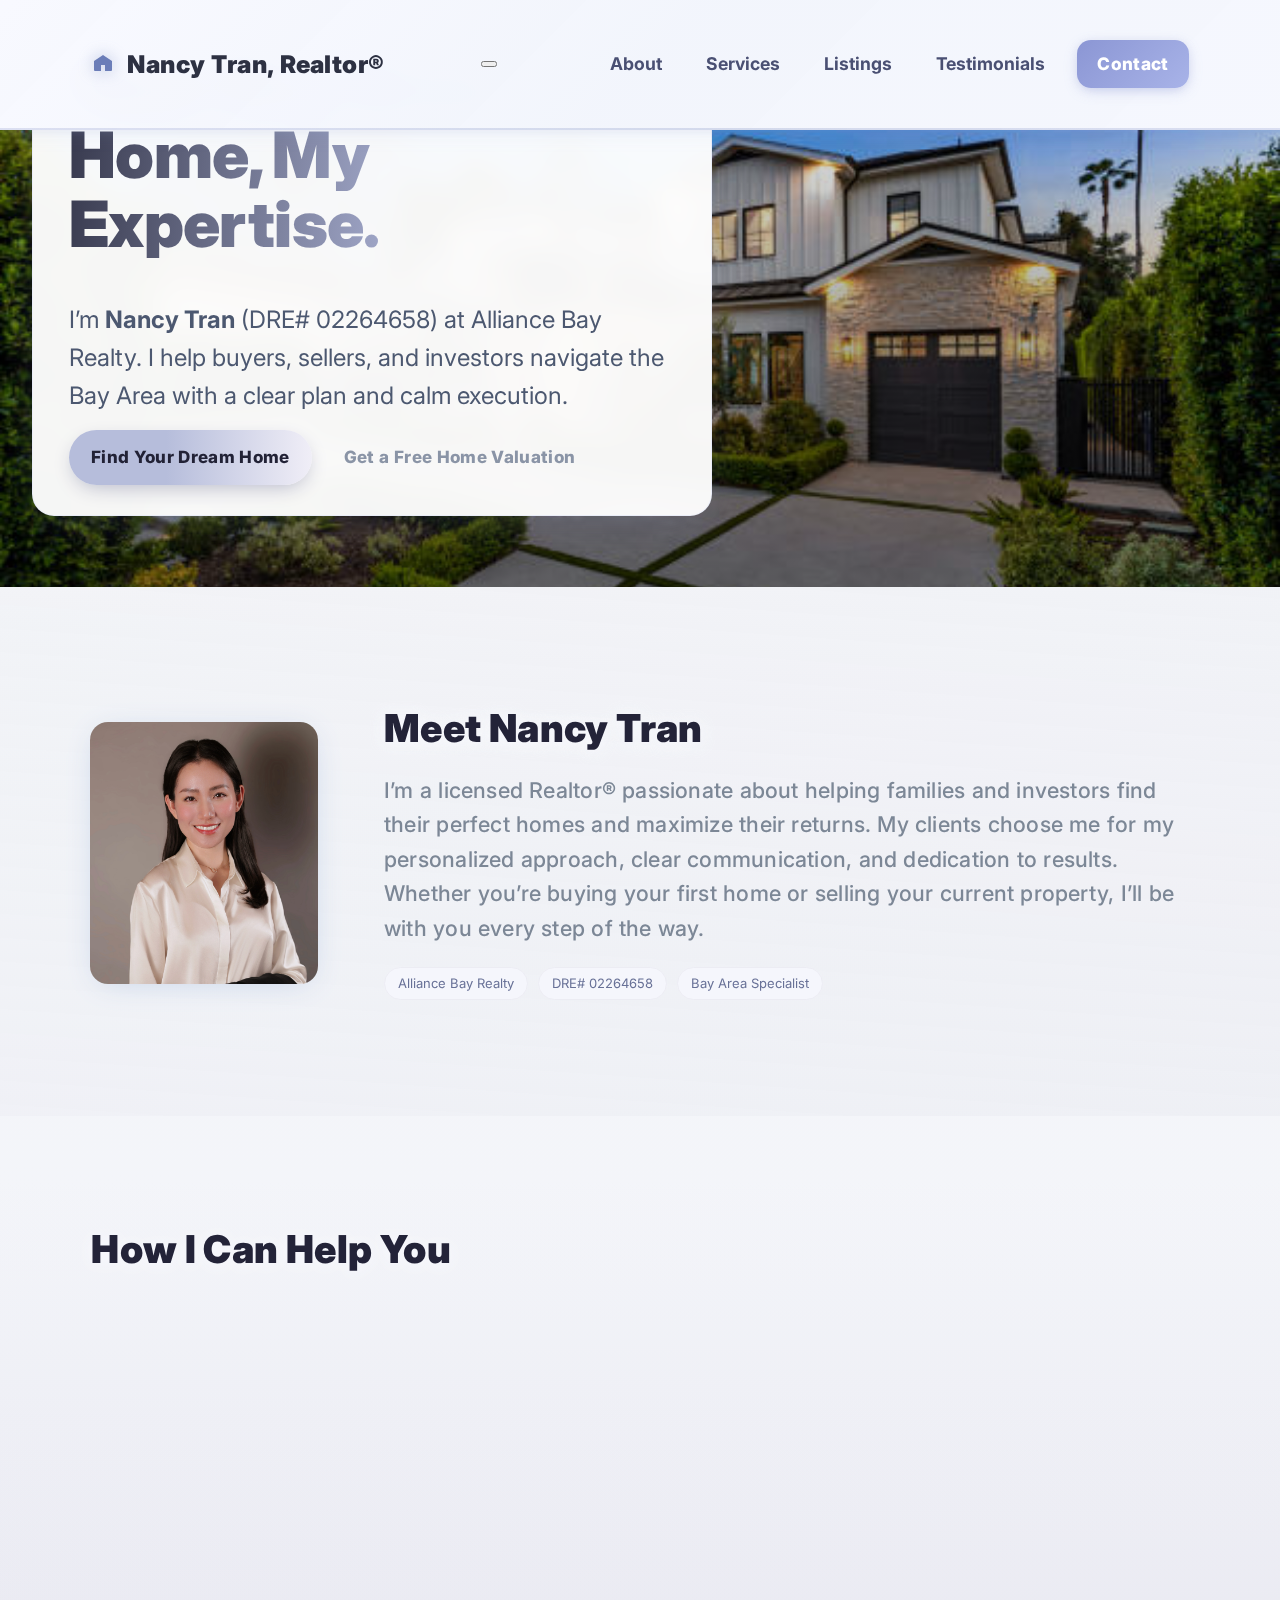
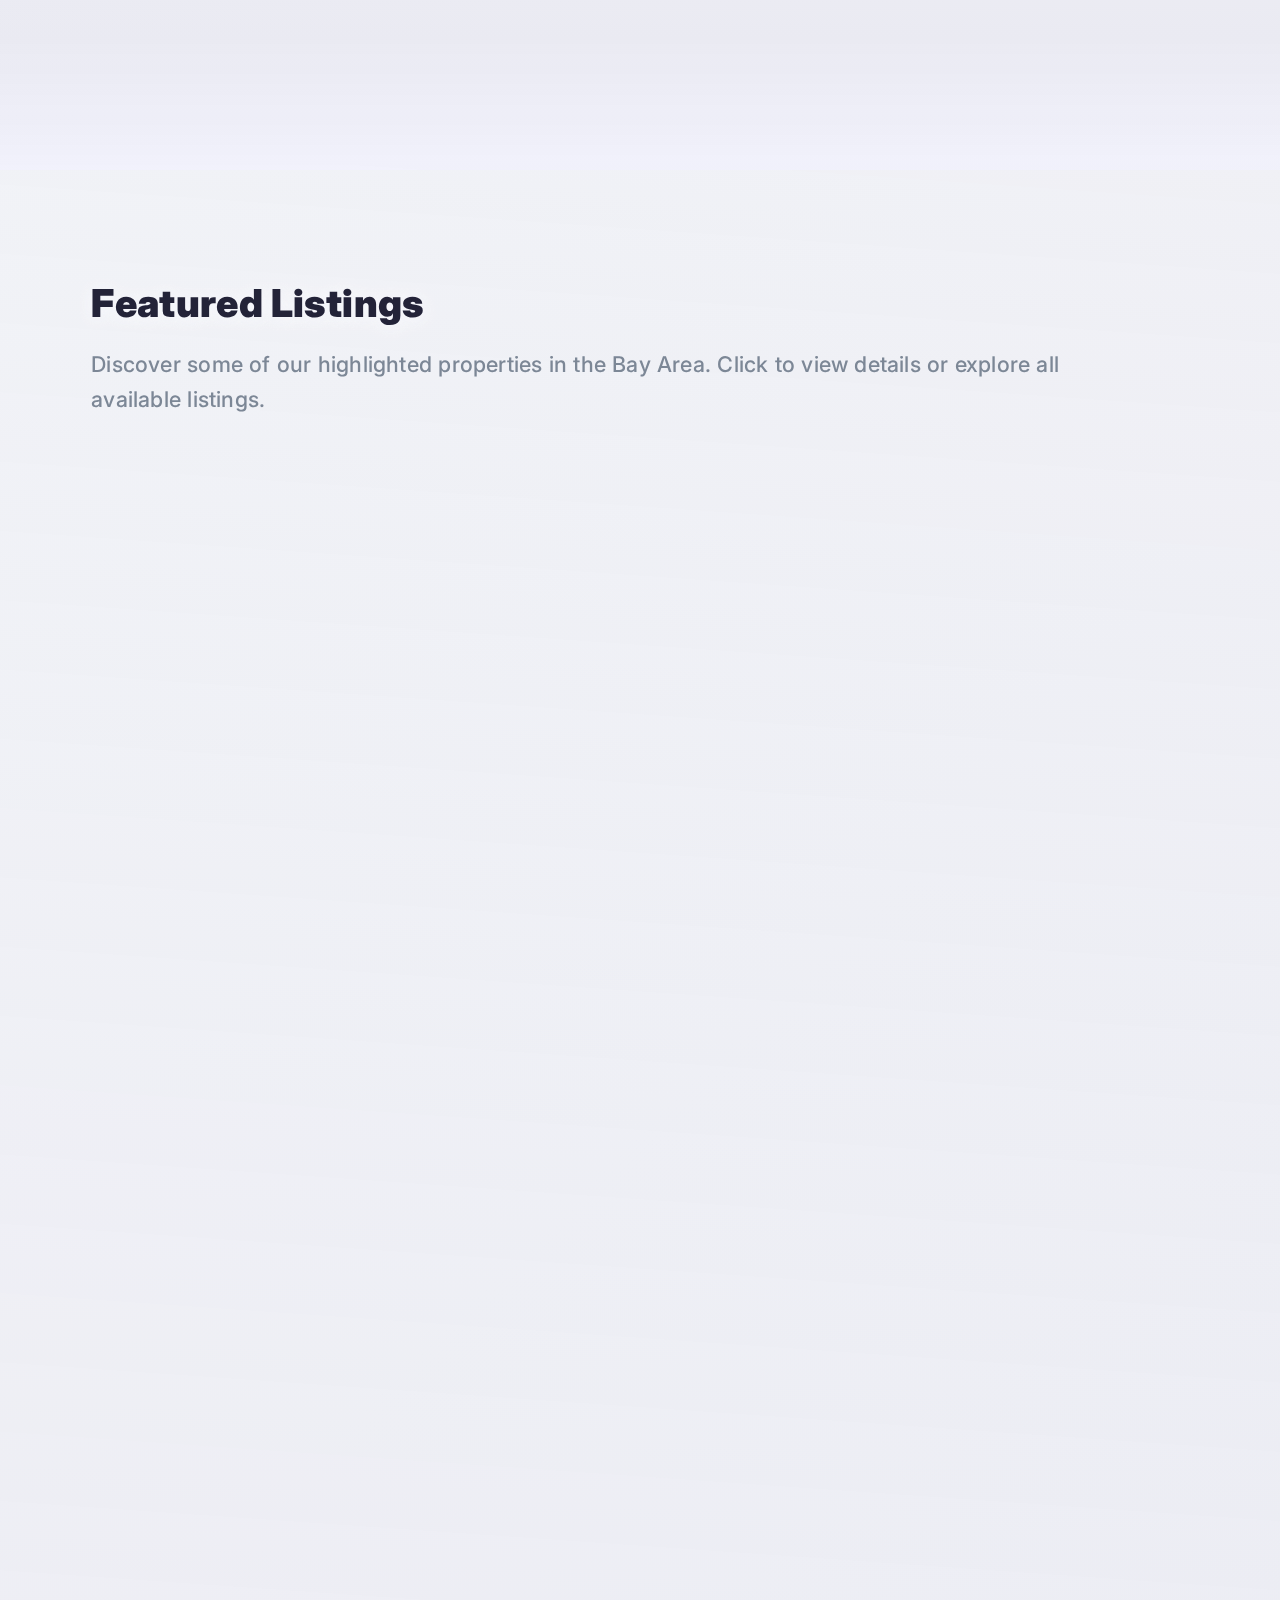
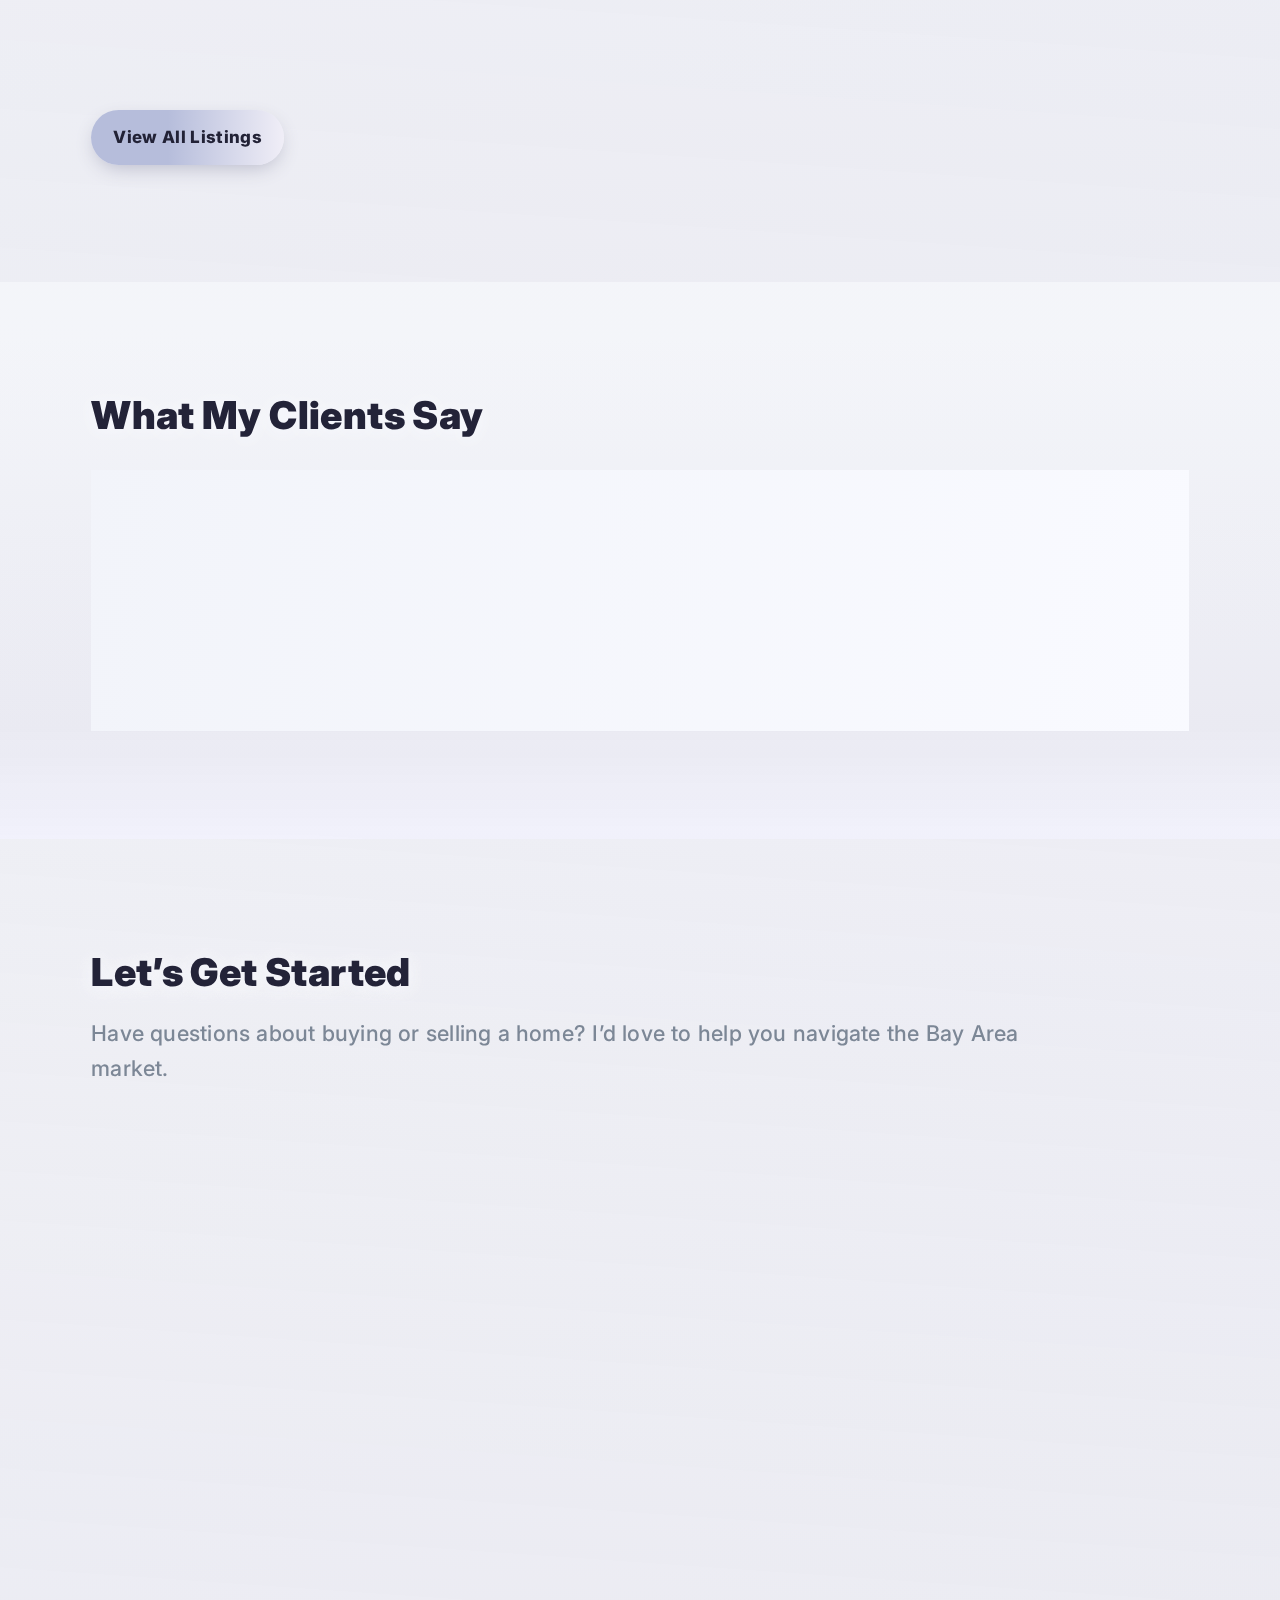
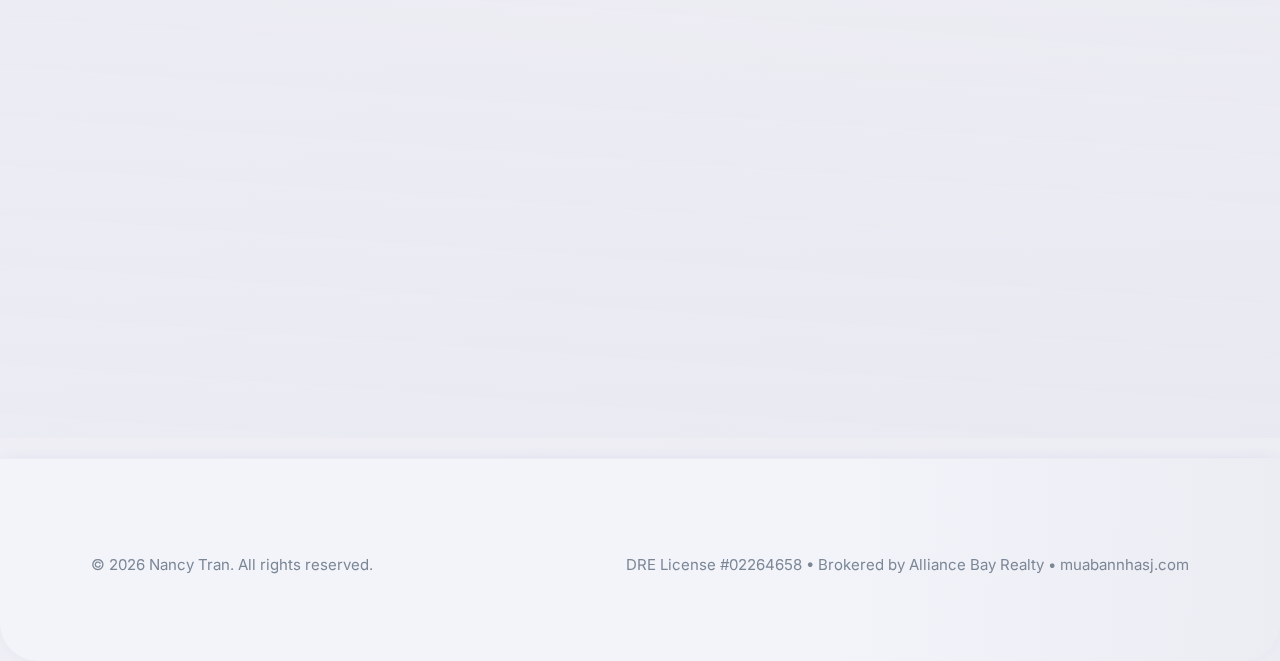
<file: index.html>
<!-- Content of index.html (Home Page) -->
<!doctype html>
<html lang="en">
<head>
  <meta charset="utf-8" />
  <meta name="viewport" content="width=device-width, initial-scale=1" />
  <title>Nancy Tran | Bay Area Realtor® — Alliance Bay Realty</title>
  <meta name="description" content="Bay Area Realtor® Nancy Tran (DRE# 02264658) at Alliance Bay Realty—buy, sell, and invest with local expertise. Call (408) 591-9999." />
  
  <!-- Open Graph / Social Media Meta Tags -->
  <meta property="og:type" content="website" />
  <meta property="og:url" content="https://muabannhasj.com/" />
  <meta property="og:title" content="Nancy Tran | Bay Area Realtor® — Alliance Bay Realty" />
  <meta property="og:description" content="Bay Area Realtor® Nancy Tran (DRE# 02264658) at Alliance Bay Realty—buy, sell, and invest with local expertise." />
  <meta property="og:image" content="https://muabannhasj.com/images/hero-house.jpg" />
  
  <!-- Twitter Card Meta Tags -->
  <meta name="twitter:card" content="summary_large_image" />
  <meta name="twitter:title" content="Nancy Tran | Bay Area Realtor®" />
  <meta name="twitter:description" content="Bay Area Realtor® helping buyers, sellers, and investors navigate the market with expertise." />
  <meta name="twitter:image" content="https://muabannhasj.com/images/hero-house.jpg" />
  
  <link rel="icon" type="image/svg+xml" href="favicon.svg">
  <link rel="preconnect" href="https://fonts.googleapis.com">
  <link rel="preconnect" href="https://fonts.gstatic.com" crossorigin>
  <link href="https://fonts.googleapis.com/css2?family=Inter:wght@400;600;700;800&display=swap" rel="stylesheet">
  <link rel="stylesheet" href="css/styles.css">
</head>
<body>
  <header>
    <div class="container nav">
      <a href="index.html" class="logo" style="text-decoration:none;">
        <svg width="24" height="24" viewBox="0 0 24 24" fill="currentColor" aria-hidden="true"><path d="M12 3l9 6v9a1 1 0 0 1-1 1h-6v-6H10v6H4a1 1 0 0 1-1-1V9l9-6z"/></svg>
        <span>Nancy Tran, Realtor®</span>
      </a>
      <button class="menu-toggle" aria-label="Toggle menu">
        <span></span>
        <span></span>
        <span></span>
      </button>
      <nav class="links">
        <a href="#about">About</a>
        <a href="#services">Services</a>
        <a href="#listings">Listings</a>
        <a href="#testimonials">Testimonials</a>
        <a href="#contact" class="btn primary">Contact</a>
      </nav>
    </div>
  </header>
  <!-- HERO -->
  <section class="hero fade-bg" id="home">
    <div class="hero-media"><img src="images/hero-house.jpg" alt="Bay Area home exterior"/><div class="hero-overlay"></div></div>
    <div class="hero-inner">
      <div class="hero-card">
        <span class="eyebrow">Trusted Bay Area Real Estate Expert</span>
        <h1 class="headline">Your Bay Area Home, My Expertise.</h1>
        <p class="subhead">I’m <strong>Nancy Tran</strong> (DRE# 02264658) at Alliance Bay Realty. I help buyers, sellers, and investors navigate the Bay Area with a clear plan and calm execution.</p>
        <div class="cta">
          <a class="btn primary" href="#listings">Find Your Dream Home</a>
          <a class="btn ghost" href="#contact">Get a Free Home Valuation</a>
        </div>
      </div>
    </div>
  </section>
  <!-- ABOUT -->
  <section id="about" class="angled-sep">
    <div class="container about">
      <div class="pic">
        <img src="about.jpg" alt="Nancy meeting clients in a modern living room" />
      </div>
      <div>
        <h2>Meet Nancy Tran</h2>
        <p class="lead">I’m a licensed Realtor® passionate about helping families and investors find their perfect homes and maximize their returns. My clients choose me for my personalized approach, clear communication, and dedication to results. Whether you’re buying your first home or selling your current property, I’ll be with you every step of the way.</p>
        <div style="display:flex;gap:10px;flex-wrap:wrap;margin-top:8px">
          <span class="tag">Alliance Bay Realty</span>
          <span class="tag">DRE# 02264658</span>
          <span class="tag">Bay Area Specialist</span>
        </div>
      </div>
    </div>
  </section>
  <!-- SERVICES -->
  <section class="alt fade-bg" id="services">
    <div class="container">
      <h2>How I Can Help You</h2>
      <div class="services">
        <div class="card">
          <h3>🏡 Buying a Home</h3>
          <ul>
            <li>Personalized search tailored to schools, commute, and budget</li>
            <li>Offer strategy for competitive Bay Area markets</li>
            <li>Guidance through inspections, appraisal, and closing</li>
          </ul>
        </div>
        <div class="card">
          <h3>📈 Selling Your Home</h3>
          <ul>
            <li>Pricing strategy and free valuation</li>
            <li>Pro staging, photography, and marketing</li>
            <li>Negotiation to maximize net proceeds</li>
          </ul>
        </div>
        <div class="card">
          <h3>💼 Investments</h3>
          <ul>
            <li>Neighborhood and rent comps analysis</li>
            <li>ROI projections and hold/sell scenarios</li>
            <li>Trusted vendor network for remodels</li>
          </ul>
        </div>
      </div>
    </div>
  </section>
  <!-- FEATURED LISTINGS -->
  <section id="listings" class="angled-sep">
    <div class="container">
      <h2>Featured Listings</h2>
      <p class="lead">Discover some of our highlighted properties in the Bay Area. Click to view details or explore all available listings.</p>
      <div class="listings">
        <article class="listing">
          <div class="photo"><img src="images/listing-1.jpg" alt="Contemporary home in San Jose"/></div>
          <div class="meta">
            <div class="price">$1,295,000</div>
            <div class="addr">Single-Family Home in San Jose, CA</div>
            <div class="specs"><span>3 bd</span><span>2 ba</span><span>1,680 sqft</span><span>5,500 sqft lot</span></div>
            <div class="specs"><span class="tag">Built 1987</span><span class="tag">2‑car garage</span></div>
            <a class="btn" href="listing-1.html">View Details</a>
          </div>
        </article>
        <article class="listing">
          <div class="photo"><img src="images/listing-2.jpg" alt="Condo with city views in San Francisco"/></div>
          <div class="meta">
            <div class="price">$899,000</div>
            <div class="addr">Luxury Condo in San Francisco, CA</div>
            <div class="specs"><span>2 bd</span><span>2 ba</span><span>1,120 sqft</span><span>HOA $625/mo</span></div>
            <div class="specs"><span class="tag">In‑unit laundry</span><span class="tag">Parking</span></div>
            <a class="btn" href="listing-2.html">View Details</a>
          </div>
        </article>
        <article class="listing">
          <div class="photo"><img src="images/listing-3.jpg" alt="Family home in Fremont"/></div>
          <div class="meta">
            <div class="price">$1,150,000</div>
            <div class="addr">Single-Family Home in Fremont, CA</div>
            <div class="specs"><span>4 bd</span><span>3 ba</span><span>2,040 sqft</span><span>6,800 sqft lot</span></div>
            <div class="specs"><span class="tag">Quiet court</span><span class="tag">Near schools</span></div>
            <a class="btn" href="listing-3.html">View Details</a>
          </div>
        </article>
        <article class="listing">
          <div class="photo"><img src="images/listing-4.jpg" alt="Townhome in Cupertino"/></div>
          <div class="meta">
            <div class="price">$1,325,000</div>
            <div class="addr">Modern Townhome in Cupertino, CA</div>
            <div class="specs"><span>3 bd</span><span>2.5 ba</span><span>1,510 sqft</span><span>HOA $340/mo</span></div>
            <div class="specs"><span class="tag">Top schools</span><span class="tag">Patio</span></div>
            <a class="btn" href="listing-4.html">View Details</a>
          </div>
        </article>
      </div>
      <div style="margin-top:14px"><a class="btn primary" href="listings.html">View All Listings</a></div>
    </div>
  </section>
  <!-- TESTIMONIALS -->
  <section class="alt fade-bg" id="testimonials">
    <div class="container">
      <h2>What My Clients Say</h2>
      <div class="testimonials">
        <div class="card"><p><em>“Nancy made the entire process so easy! She helped us sell our home above asking and guided us through every detail.”</em></p><p class="small">— Jennifer L., San Jose</p></div>
        <div class="card"><p><em>“As first‑time buyers, we felt supported at every step. Nancy’s market knowledge got us our dream home.”</em></p><p class="small">— Ravi & Meera, Fremont</p></div>
        <div class="card"><p><em>“Sharp, responsive, and strategic. Our investment property already outperformed projections.”</em></p><p class="small">— Daniel P., Cupertino</p></div>
      </div>
    </div>
  </section>
  <!-- CONTACT -->
  <section id="contact" class="angled-sep">
    <div class="container">
      <h2>Let’s Get Started</h2>
      <p class="lead">Have questions about buying or selling a home? I’d love to help you navigate the Bay Area market.</p>
      <div class="about" style="grid-template-columns:1fr 1fr;gap:20px">
        <div class="card">
          <form id="contactForm" action="https://formspree.io/f/mldozpzp" method="POST">
            <input type="hidden" name="_subject" value="New Contact Form Submission - Homepage" />
            <label for="name">Name</label>
            <input id="name" name="name" type="text" placeholder="Your Name" required />
            <label for="email">Email</label>
            <input id="email" name="email" type="email" placeholder="you@example.com" required />
            <label for="phone">Phone</label>
            <input id="phone" name="phone" type="tel" placeholder="(###) ###‑####" />
            <label for="message">Message</label>
            <textarea id="message" name="message" placeholder="Tell me a bit about your goals…" required></textarea>
            <button class="btn primary" type="submit">Submit Inquiry</button>
            <div id="formStatus" class="small" role="status" aria-live="polite" style="margin-top:6px"></div>
          </form>
        </div>
        <div class="card">
          <h3>Reach Me Directly</h3>
          <p class="lead" style="margin-top:6px">
            📧 <a href="mailto:nancytran021@gmail.com">nancytran021@gmail.com</a><br/>
            📱 <a href="tel:+14085919999">(408) 591‑9999</a><br/>
            📍 37600 Central Ct., #264, Newark, CA 94560
          </p>
          <p class="small">Prefer a quick intro call? Click the button below to pick a time.</p>
          <p><a class="btn" href="https://calendly.com/developer-samarpan/30min" target="_blank" rel="noopener">Book a 30‑min Call</a></p>
        </div>
      </div>
    </div>
  </section>
  <footer>
    <div class="container" style="display:flex;flex-wrap:wrap;gap:12px;align-items:center;justify-content:space-between">
      <div class="small">© <span id="year"></span> Nancy Tran. All rights reserved.</div>
      <div class="small">DRE License #02264658 • Brokered by Alliance Bay Realty • muabannhasj.com</div>
    </div>
  </footer>
  
  <!-- Structured Data for SEO (LocalBusiness Schema) -->
  <script type="application/ld+json">
  {
    "@context": "https://schema.org",
    "@type": "RealEstateAgent",
    "name": "Nancy Tran",
    "image": "https://muabannhasj.com/about.jpg",
    "url": "https://muabannhasj.com",
    "telephone": "+14085919999",
    "email": "nancytran021@gmail.com",
    "address": {
      "@type": "PostalAddress",
      "streetAddress": "37600 Central Ct., #264",
      "addressLocality": "Newark",
      "addressRegion": "CA",
      "postalCode": "94560",
      "addressCountry": "US"
    },
    "geo": {
      "@type": "GeoCoordinates",
      "latitude": 37.5297,
      "longitude": -122.0402
    },
    "areaServed": [
      {
        "@type": "City",
        "name": "San Jose"
      },
      {
        "@type": "City",
        "name": "Fremont"
      },
      {
        "@type": "City",
        "name": "San Francisco"
      },
      {
        "@type": "City",
        "name": "Cupertino"
      }
    ],
    "priceRange": "$$",
    "openingHoursSpecification": {
      "@type": "OpeningHoursSpecification",
      "dayOfWeek": [
        "Monday",
        "Tuesday",
        "Wednesday",
        "Thursday",
        "Friday",
        "Saturday",
        "Sunday"
      ],
      "opens": "08:00",
      "closes": "20:00"
    }
  }
  </script>
  
  <script>
    // Smooth scroll
    document.querySelectorAll('a[href^="#"]').forEach(a=>{
      a.addEventListener('click',e=>{
        const id=a.getAttribute('href');
        if(id.length>1){e.preventDefault();document.querySelector(id)?.scrollIntoView({behavior:'smooth',block:'start'});}
      });
    });
    // Year
    document.getElementById('year').textContent = new Date().getFullYear();
    // Demo form handler
    const form = document.getElementById('contactForm');
    const status = document.getElementById('formStatus');
    form?.addEventListener('submit', async (e)=>{
      e.preventDefault();
      status.textContent = 'Sending…';
      await new Promise(r=>setTimeout(r,900));
      form.reset();
      status.textContent = 'Thanks! Your message has been received.';
    });

    // Fade-up scroll reveal
    const revealOpts = { threshold: 0.18 };
    document.querySelectorAll('.card, .listing, .about .pic, .hero-card, .testimonials .card').forEach(el => {
      el.classList.add('reveal-up');
    });
    const showUp = el => el.classList.add('visible');
    if ('IntersectionObserver' in window) {
      const io = new IntersectionObserver((entries,observer)=>{
        entries.forEach(e=>{if(e.isIntersecting){showUp(e.target);observer.unobserve(e.target);}});
      }, revealOpts);
      document.querySelectorAll('.reveal-up').forEach(el=>io.observe(el));
    } else {
      document.querySelectorAll('.reveal-up').forEach(showUp);
    }

    // Animated nav underline effect
    const navLinks = document.querySelectorAll('.links a');
    navLinks.forEach(link => {
      link.addEventListener('mouseenter', e => link.classList.add('hovered'));
      link.addEventListener('mouseleave', e => link.classList.remove('hovered'));
    });

    // Ripple effect on buttons
    document.querySelectorAll('.btn').forEach(btn => {
      btn.addEventListener('click',function(e) {
        let ripple=document.createElement('span');
        ripple.className='ripple';
        ripple.style.left=e.offsetX+'px';
        ripple.style.top=e.offsetY+'px';
        this.appendChild(ripple);
        setTimeout(()=>ripple.remove(),520);
      });
    });
  // Sticky nav glow on scroll
  (function(){
    const hdr=document.querySelector('header'),body=document.body;
    function toggleNav(){
      if(window.scrollY>18){body.classList.add('has-scrolled');hdr?.classList.add('sticky-glow');}else{body.classList.remove('has-scrolled');hdr?.classList.remove('sticky-glow');}
    }
    window.addEventListener('scroll',toggleNav); toggleNav();
  })();

  // Mobile hamburger menu toggle
  (function(){
    const menuToggle = document.querySelector('.menu-toggle');
    const links = document.querySelector('.links');
    const body = document.body;
    
    if (menuToggle) {
      menuToggle.addEventListener('click', function() {
        this.classList.toggle('active');
        links.classList.toggle('active');
        body.classList.toggle('menu-open');
      });
      
      // Close menu when clicking on a link
      document.querySelectorAll('.links a').forEach(link => {
        link.addEventListener('click', function() {
          menuToggle.classList.remove('active');
          links.classList.remove('active');
          body.classList.remove('menu-open');
        });
      });
      
      // Close menu when clicking overlay
      body.addEventListener('click', function(e) {
        if (body.classList.contains('menu-open') && 
            !links.contains(e.target) && 
            !menuToggle.contains(e.target)) {
          menuToggle.classList.remove('active');
          links.classList.remove('active');
          body.classList.remove('menu-open');
        }
      });
    }
  })();
  </script>
</body>
</html>
</file>
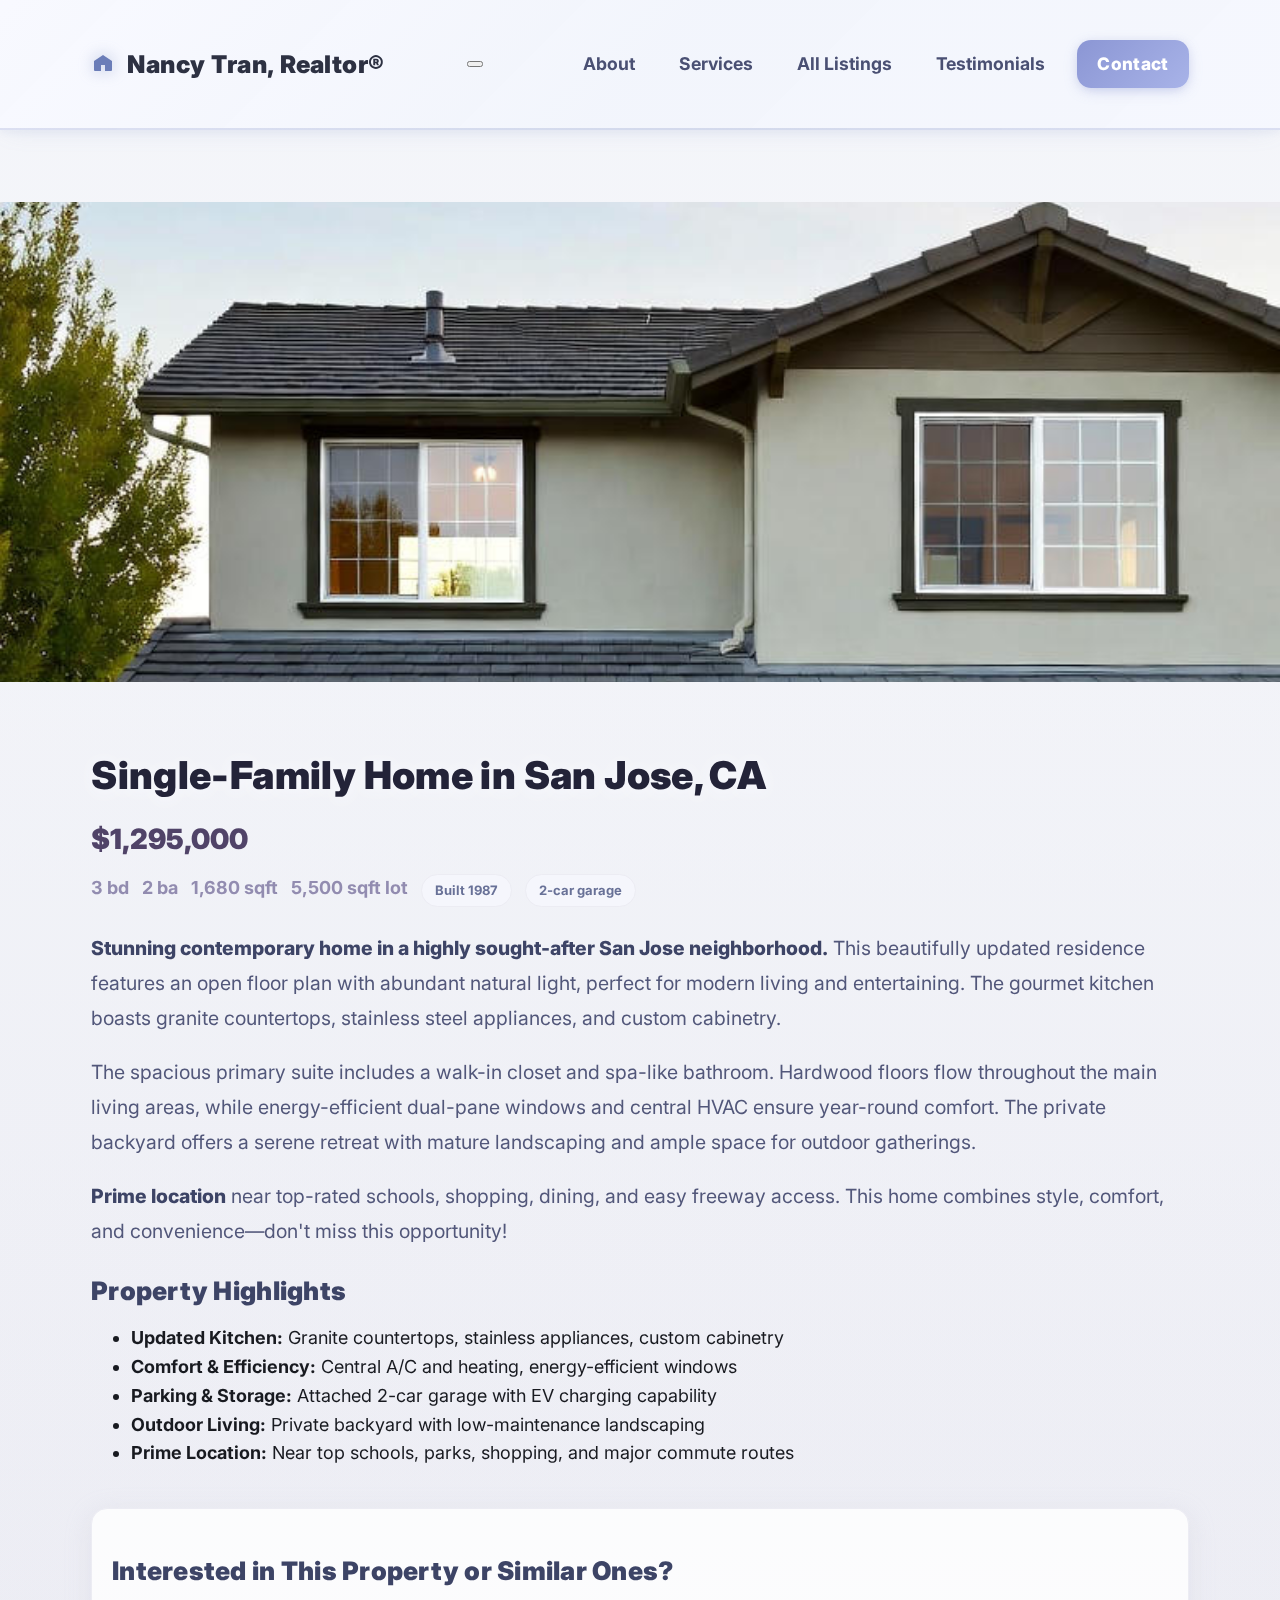
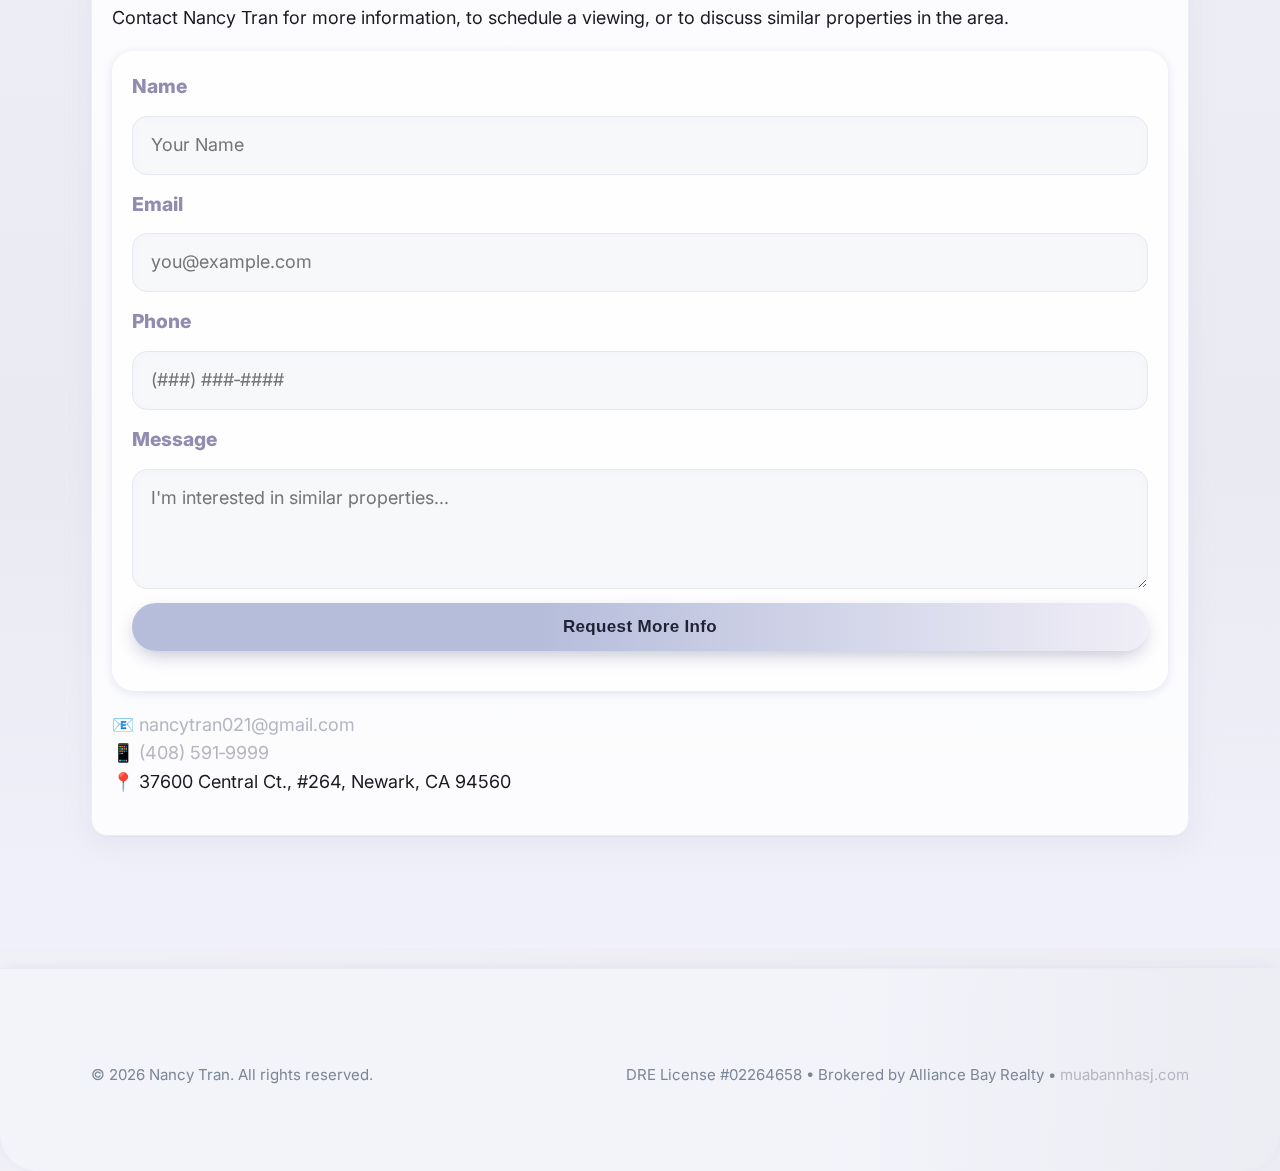
<file: listing-1.html>
<!-- Updated listing-1.html (single image only) -->
<!doctype html>
<html lang="en">
<head>
  <meta charset="utf-8" />
  <meta name="viewport" content="width=device-width, initial-scale=1" />
  <title>Stunning Single-Family Home | Nancy Tran</title>
  <meta name="description" content="Discover this beautiful single-family home with modern amenities, listed by Nancy Tran." />
  <link rel="icon" type="image/svg+xml" href="favicon.svg">
  <link rel="preconnect" href="https://fonts.googleapis.com">
  <link rel="preconnect" href="https://fonts.gstatic.com" crossorigin>
  <link href="https://fonts.googleapis.com/css2?family=Inter:wght@400;600;700;800&display=swap" rel="stylesheet">
  <link rel="stylesheet" href="css/styles.css">
</head>
<body>
  <header>
    <div class="container nav">
      <a href="index.html" class="logo" style="text-decoration:none;">
        <svg width="24" height="24" viewBox="0 0 24 24" fill="currentColor" aria-hidden="true"><path d="M12 3l9 6v9a1 1 0 0 1-1 1h-6v-6H10v6H4a1 1 0 0 1-1-1V9l9-6z"/></svg>
        <span>Nancy Tran, Realtor®</span>
      </a>
      <button class="menu-toggle" aria-label="Toggle menu">
        <span></span>
        <span></span>
        <span></span>
      </button>
      <nav class="links">
        <a href="index.html#about">About</a>
        <a href="index.html#services">Services</a>
        <a href="listings.html">All Listings</a>
        <a href="index.html#testimonials">Testimonials</a>
        <a href="index.html#contact" class="btn primary">Contact</a>
      </nav>
    </div>
  </header>
  <section class="fade-bg" style="padding:72px 0">
    <div class="detail-photo"><img src="images/listing-1.jpg" alt="Contemporary home in San Jose"/></div>
    <div class="container">
      <h2>Single-Family Home in San Jose, CA</h2>
      <div class="price" style="font-size:28px; margin-bottom:12px;font-weight:900;color:#504368;">$1,295,000</div>
      <div class="specs" style="margin-bottom:24px;"><span>3 bd</span><span>2 ba</span><span>1,680 sqft</span><span>5,500 sqft lot</span><span class="tag">Built 1987</span><span class="tag">2‑car garage</span></div>
      <div class="description">
        <p><strong>Stunning contemporary home in a highly sought-after San Jose neighborhood.</strong> This beautifully updated residence features an open floor plan with abundant natural light, perfect for modern living and entertaining. The gourmet kitchen boasts granite countertops, stainless steel appliances, and custom cabinetry.</p>
        <p>The spacious primary suite includes a walk-in closet and spa-like bathroom. Hardwood floors flow throughout the main living areas, while energy-efficient dual-pane windows and central HVAC ensure year-round comfort. The private backyard offers a serene retreat with mature landscaping and ample space for outdoor gatherings.</p>
        <p><strong>Prime location</strong> near top-rated schools, shopping, dining, and easy freeway access. This home combines style, comfort, and convenience—don't miss this opportunity!</p>
      </div>
      <h3>Property Highlights</h3>
      <ul>
        <li><strong>Updated Kitchen:</strong> Granite countertops, stainless appliances, custom cabinetry</li>
        <li><strong>Comfort & Efficiency:</strong> Central A/C and heating, energy-efficient windows</li>
        <li><strong>Parking & Storage:</strong> Attached 2-car garage with EV charging capability</li>
        <li><strong>Outdoor Living:</strong> Private backyard with low-maintenance landscaping</li>
        <li><strong>Prime Location:</strong> Near top schools, parks, shopping, and major commute routes</li>
      </ul>
      <div class="contact-bottom">
        <h3>Interested in This Property or Similar Ones?</h3>
        <p>Contact Nancy Tran for more information, to schedule a viewing, or to discuss similar properties in the area.</p>
        <form id="similarForm" action="https://formspree.io/f/mldozpzp" method="POST">
          <input type="hidden" name="_subject" value="Property Inquiry - Single-Family Home" />
          <input type="hidden" name="property" value="Single-Family Home in San Jose, CA - $1,295,000" />
          <label for="name">Name</label>
          <input id="name" name="name" type="text" placeholder="Your Name" required />
          <label for="email">Email</label>
          <input id="email" name="email" type="email" placeholder="you@example.com" required />
          <label for="phone">Phone</label>
          <input id="phone" name="phone" type="tel" placeholder="(###) ###‑####" />
          <label for="message">Message</label>
          <textarea id="message" name="message" placeholder="I'm interested in similar properties..." required></textarea>
          <button class="btn primary" type="submit">Request More Info</button>
          <div id="formStatus" class="small" role="status" aria-live="polite" style="margin-top:6px"></div>
        </form>
        <p style="margin-top:20px;">
          📧 <a href="mailto:nancytran021@gmail.com">nancytran021@gmail.com</a><br/>
          📱 <a href="tel:+14085919999">(408) 591‑9999</a><br/>
          📍 37600 Central Ct., #264, Newark, CA 94560
        </p>
      </div>
    </div>
  </section>
  <footer>
    <div class="container" style="display:flex;flex-wrap:wrap;gap:12px;align-items:center;justify-content:space-between">
      <div class="small">© <span id="year"></span> Nancy Tran. All rights reserved.</div>
      <div class="small">DRE License #02264658 • Brokered by Alliance Bay Realty • <a href="https://muabannhasj.com" target="_blank" rel="noopener">muabannhasj.com</a></div>
    </div>
  </footer>
  <script>
    document.getElementById('year').textContent = new Date().getFullYear();
    const form = document.getElementById('similarForm');
    const status = document.getElementById('formStatus');
    form?.addEventListener('submit', async (e)=>{
      e.preventDefault();
      status.textContent = 'Sending…';
      await new Promise(r=>setTimeout(r,900));
      form.reset();
      status.textContent = 'Thanks! Your request has been received.';
    });
    // Fade-up scroll reveal
    const revealOpts = { threshold: 0.18 };
    document.querySelectorAll('.card, .listing, .about .pic, .hero-card, .testimonials .card').forEach(el => {
      el.classList.add('reveal-up');
    });
    const showUp = el => el.classList.add('visible');
    if ('IntersectionObserver' in window) {
      const io = new IntersectionObserver((entries,observer)=>{
        entries.forEach(e=>{if(e.isIntersecting){showUp(e.target);observer.unobserve(e.target);}});
      }, revealOpts);
      document.querySelectorAll('.reveal-up').forEach(el=>io.observe(el));
    } else {
      document.querySelectorAll('.reveal-up').forEach(showUp);
    }
    // Animated nav underline effect
    const navLinks = document.querySelectorAll('.links a');
    navLinks.forEach(link => {
      link.addEventListener('mouseenter', e => link.classList.add('hovered'));
      link.addEventListener('mouseleave', e => link.classList.remove('hovered'));
    });
    // Ripple effect on buttons
    document.querySelectorAll('.btn').forEach(btn => {
      btn.addEventListener('click',function(e) {
        let ripple=document.createElement('span');
        ripple.className='ripple';
        ripple.style.left=e.offsetX+'px';
        ripple.style.top=e.offsetY+'px';
        this.appendChild(ripple);
        setTimeout(()=>ripple.remove(),520);
      });
    });
    // Sticky nav glow on scroll
    (function(){
      const hdr=document.querySelector('header'),body=document.body;
      function toggleNav(){
        if(window.scrollY>18){body.classList.add('has-scrolled');hdr?.classList.add('sticky-glow');}else{body.classList.remove('has-scrolled');hdr?.classList.remove('sticky-glow');}
      }
      window.addEventListener('scroll',toggleNav); toggleNav();
    })();

    // Mobile hamburger menu toggle
    (function(){
      const menuToggle = document.querySelector('.menu-toggle');
      const links = document.querySelector('.links');
      const body = document.body;
      
      if (menuToggle) {
        menuToggle.addEventListener('click', function() {
          this.classList.toggle('active');
          links.classList.toggle('active');
          body.classList.toggle('menu-open');
        });
        
        // Close menu when clicking on a link
        document.querySelectorAll('.links a').forEach(link => {
          link.addEventListener('click', function() {
            menuToggle.classList.remove('active');
            links.classList.remove('active');
            body.classList.remove('menu-open');
          });
        });
        
        // Close menu when clicking overlay
        body.addEventListener('click', function(e) {
          if (body.classList.contains('menu-open') && 
              !links.contains(e.target) && 
              !menuToggle.contains(e.target)) {
            menuToggle.classList.remove('active');
            links.classList.remove('active');
            body.classList.remove('menu-open');
          }
        });
      }
    })();
  </script>
</body>
</html>
</file>
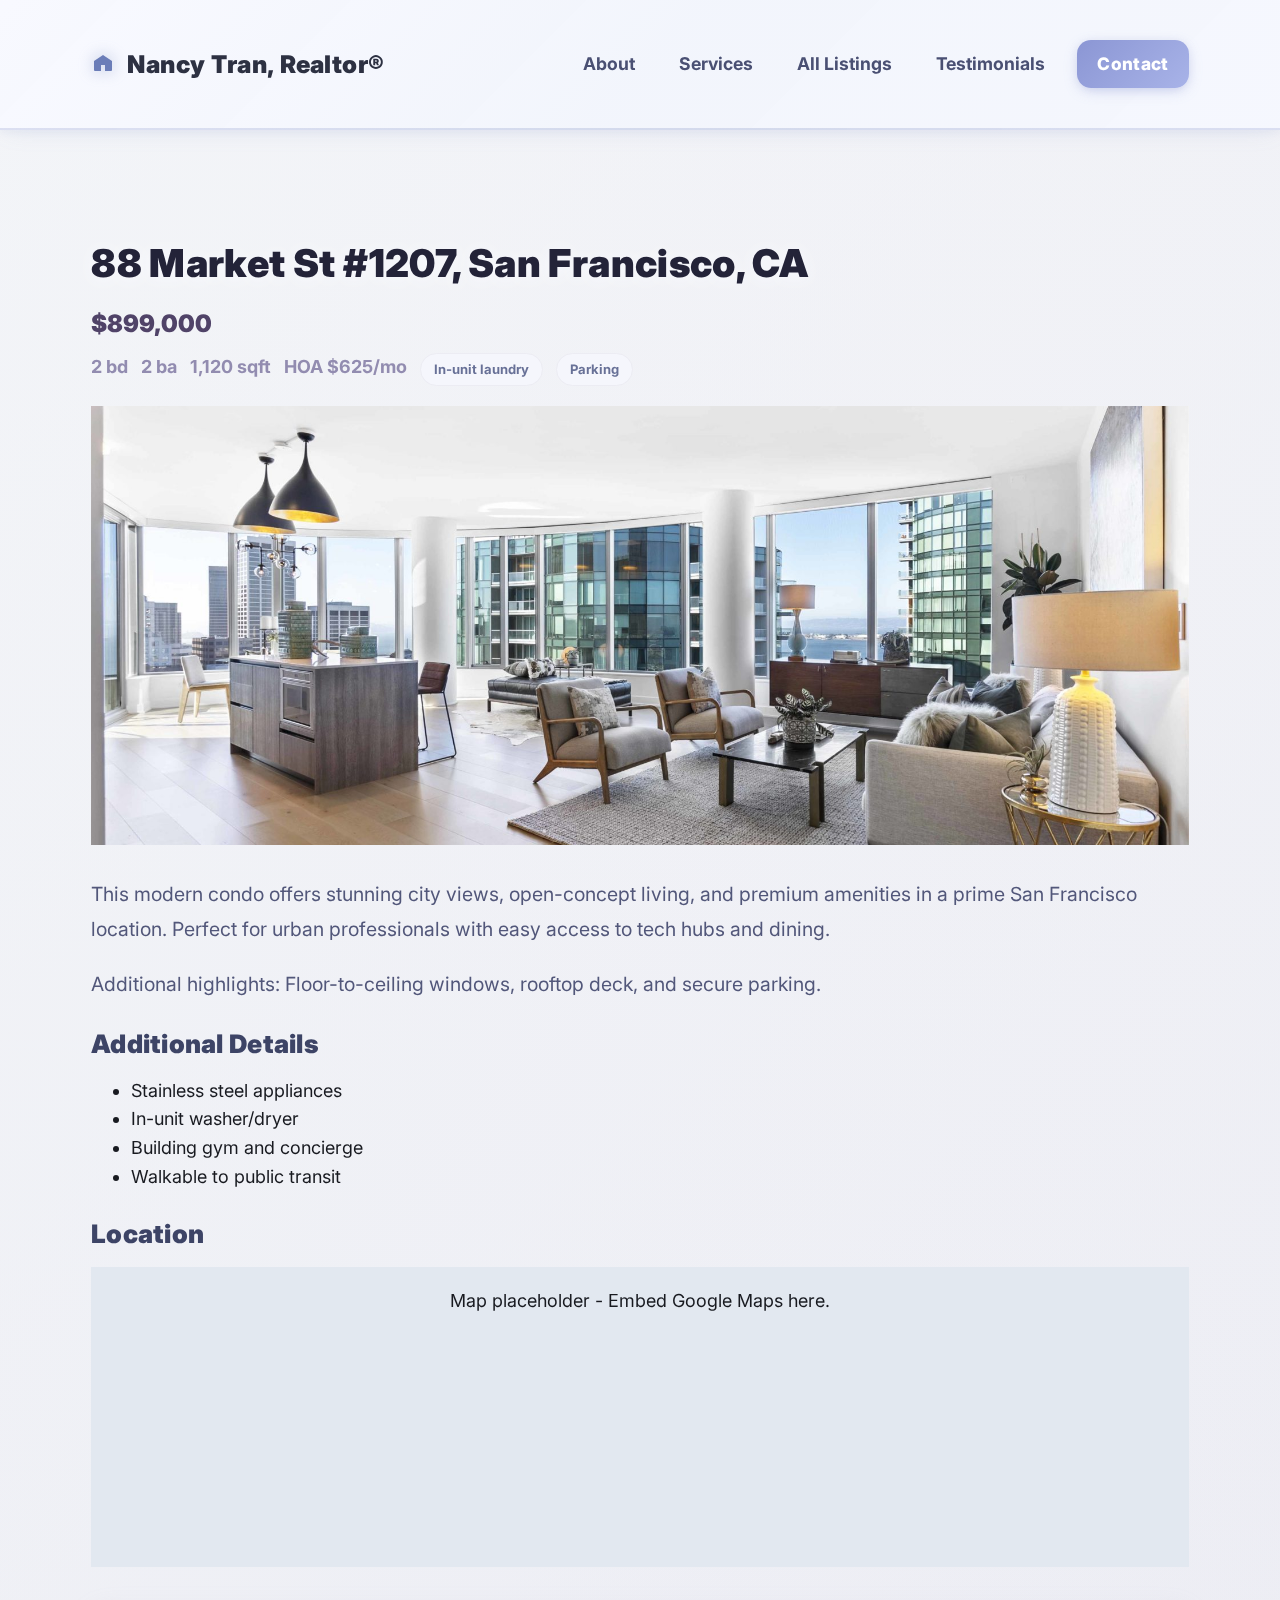
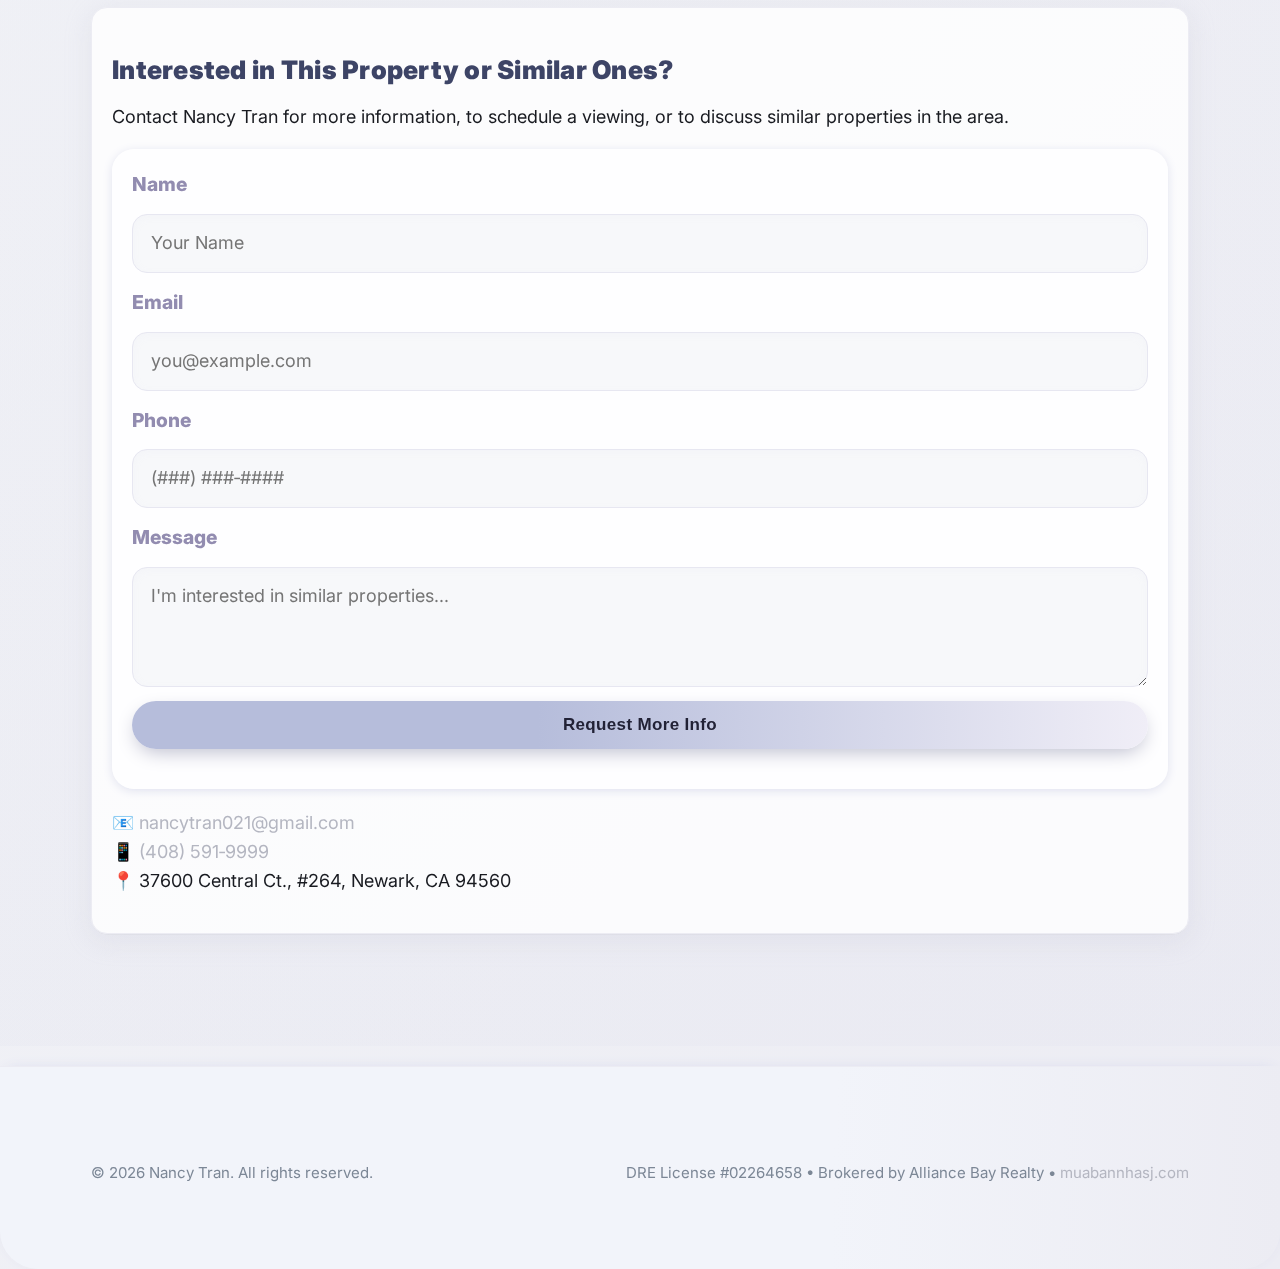
<file: listing-2.html>
<!-- Updated listing-2.html (single image only) -->
<!doctype html>
<html lang="en">
<head>
  <meta charset="utf-8" />
  <meta name="viewport" content="width=device-width, initial-scale=1" />
  <title>88 Market St #1207, San Francisco, CA | Nancy Tran</title>
  <meta name="description" content="Details for condo with city views in San Francisco listed by Nancy Tran." />
  <link rel="preconnect" href="https://fonts.googleapis.com">
  <link rel="preconnect" href="https://fonts.gstatic.com" crossorigin>
  <link href="https://fonts.googleapis.com/css2?family=Inter:wght@400;600;700;800&display=swap" rel="stylesheet">
  <link rel="stylesheet" href="css/styles.css">
</head>
<body>
  <header>
    <div class="container nav">
      <div class="logo">
        <svg width="24" height="24" viewBox="0 0 24 24" fill="currentColor" aria-hidden="true"><path d="M12 3l9 6v9a1 1 0 0 1-1 1h-6v-6H10v6H4a1 1 0 0 1-1-1V9l9-6z"/></svg>
        <span>Nancy Tran, Realtor®</span>
      </div>
      <nav class="links">
        <a href="index.html#about">About</a>
        <a href="index.html#services">Services</a>
        <a href="listings.html">All Listings</a>
        <a href="index.html#testimonials">Testimonials</a>
        <a href="index.html#contact" class="btn primary">Contact</a>
      </nav>
    </div>
  </header>
  <section style="padding:72px 0">
    <div class="container">
      <h2>88 Market St #1207, San Francisco, CA</h2>
      <div class="price" style="font-size:24px; margin-bottom:10px;">$899,000</div>
      <div class="specs" style="margin-bottom:20px;"><span>2 bd</span><span>2 ba</span><span>1,120 sqft</span><span>HOA $625/mo</span><span class="tag">In‑unit laundry</span><span class="tag">Parking</span></div>
      <div class="detail-photo"><img src="images/listing-2.jpg" alt="Condo with city views in San Francisco"/></div>
      <div class="description">
        <p>This modern condo offers stunning city views, open-concept living, and premium amenities in a prime San Francisco location. Perfect for urban professionals with easy access to tech hubs and dining.</p>
        <p>Additional highlights: Floor-to-ceiling windows, rooftop deck, and secure parking.</p>
      </div>
      <h3>Additional Details</h3>
      <ul>
        <li>Stainless steel appliances</li>
        <li>In-unit washer/dryer</li>
        <li>Building gym and concierge</li>
        <li>Walkable to public transit</li>
      </ul>
      <h3>Location</h3>
      <div style="height:300px; background:#e2e8f0; margin-bottom:20px;">
        <p style="padding:20px; text-align:center;">Map placeholder - Embed Google Maps here.</p>
      </div>
      <div class="contact-bottom">
        <h3>Interested in This Property or Similar Ones?</h3>
        <p>Contact Nancy Tran for more information, to schedule a viewing, or to discuss similar properties in the area.</p>
        <form id="similarForm" action="#" method="POST">
          <label for="name">Name</label>
          <input id="name" name="name" type="text" placeholder="Your Name" required />
          <label for="email">Email</label>
          <input id="email" name="email" type="email" placeholder="you@example.com" required />
          <label for="phone">Phone</label>
          <input id="phone" name="phone" type="tel" placeholder="(###) ###‑####" />
          <label for="message">Message</label>
          <textarea id="message" name="message" placeholder="I'm interested in similar properties..." required></textarea>
          <button class="btn primary" type="submit">Request More Info</button>
          <div id="formStatus" class="small" role="status" aria-live="polite" style="margin-top:6px"></div>
        </form>
        <p style="margin-top:20px;">
          📧 <a href="mailto:nancytran021@gmail.com">nancytran021@gmail.com</a><br/>
          📱 <a href="tel:+14085919999">(408) 591‑9999</a><br/>
          📍 37600 Central Ct., #264, Newark, CA 94560
        </p>
      </div>
    </div>
  </section>
  <footer>
    <div class="container" style="display:flex;flex-wrap:wrap;gap:12px;align-items:center;justify-content:space-between">
      <div class="small">© <span id="year"></span> Nancy Tran. All rights reserved.</div>
      <div class="small">DRE License #02264658 • Brokered by Alliance Bay Realty • <a href="https://muabannhasj.com" target="_blank" rel="noopener">muabannhasj.com</a></div>
    </div>
  </footer>
  <script>
    document.getElementById('year').textContent = new Date().getFullYear();
    const form = document.getElementById('similarForm');
    const status = document.getElementById('formStatus');
    form?.addEventListener('submit', async (e)=>{
      e.preventDefault();
      status.textContent = 'Sending…';
      await new Promise(r=>setTimeout(r,900));
      form.reset();
      status.textContent = 'Thanks! Your request has been received.';
    });
  </script>
</body>
</html>
</file>
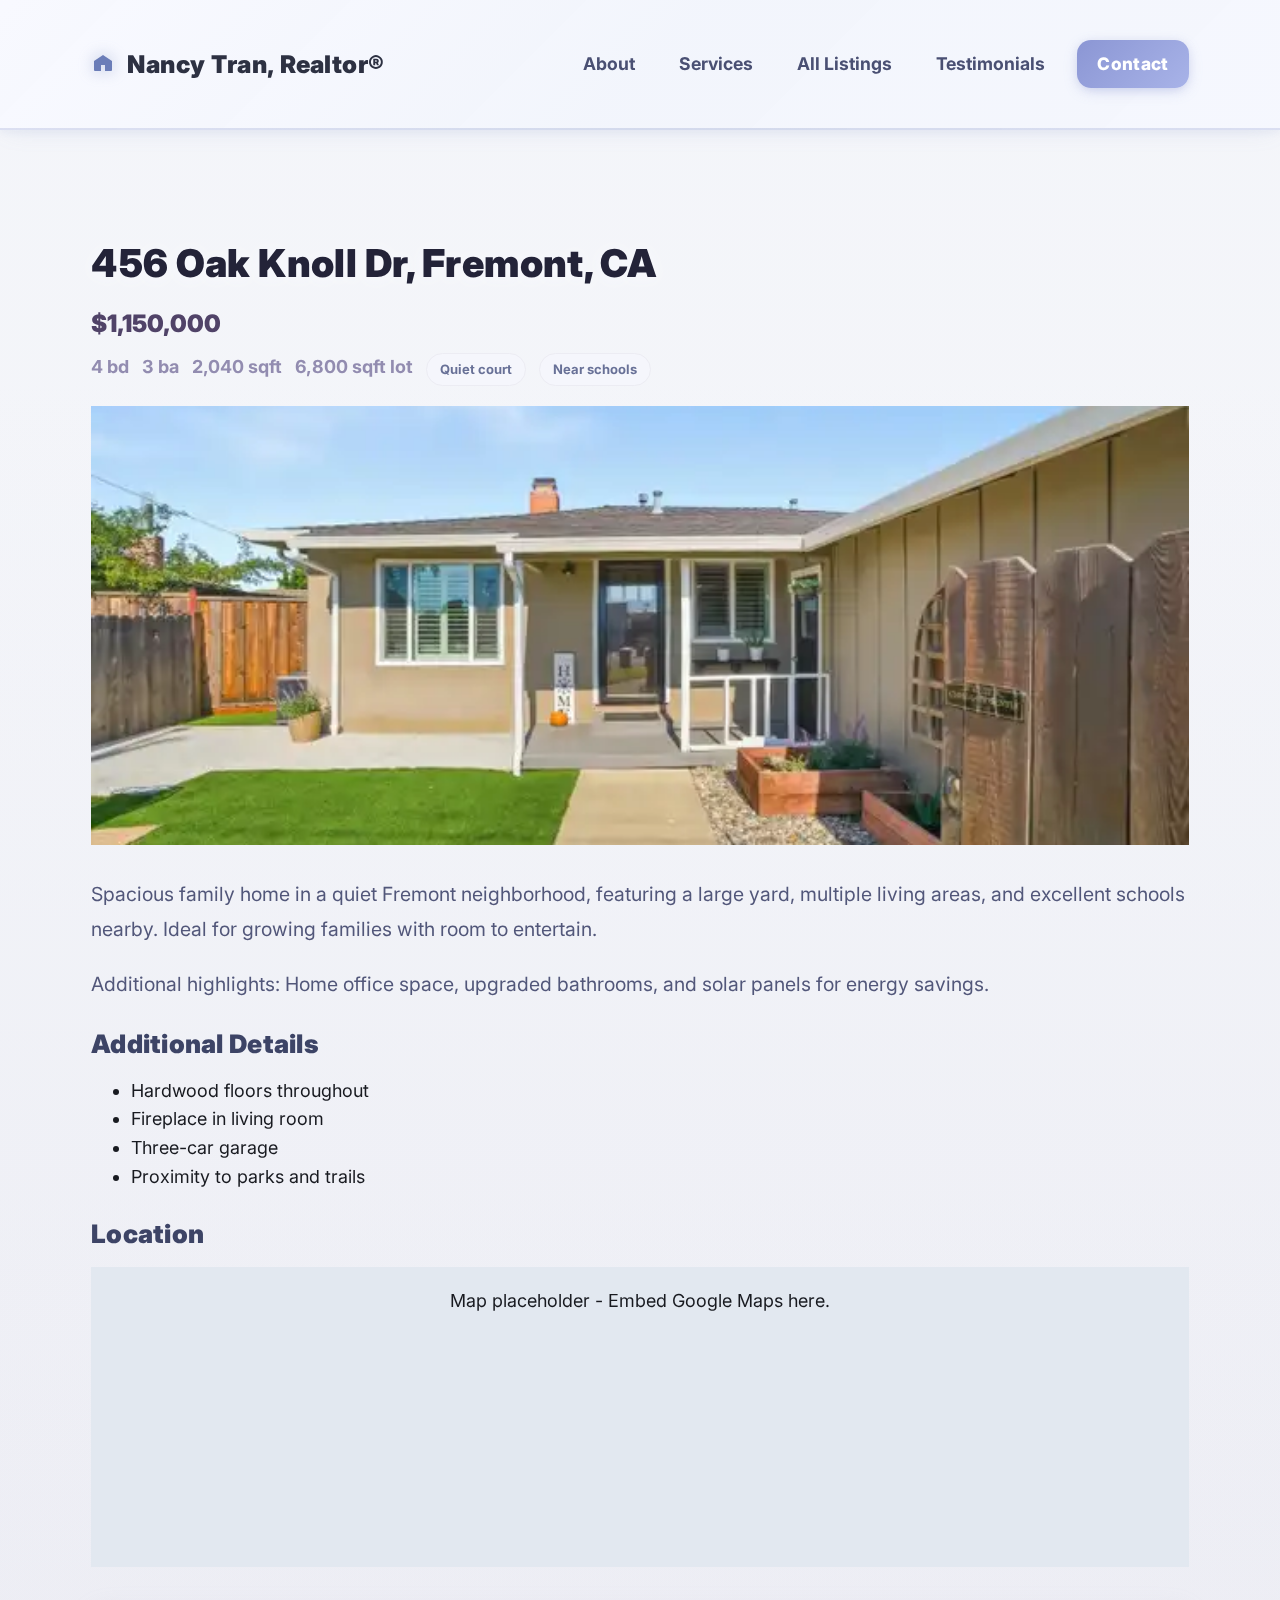
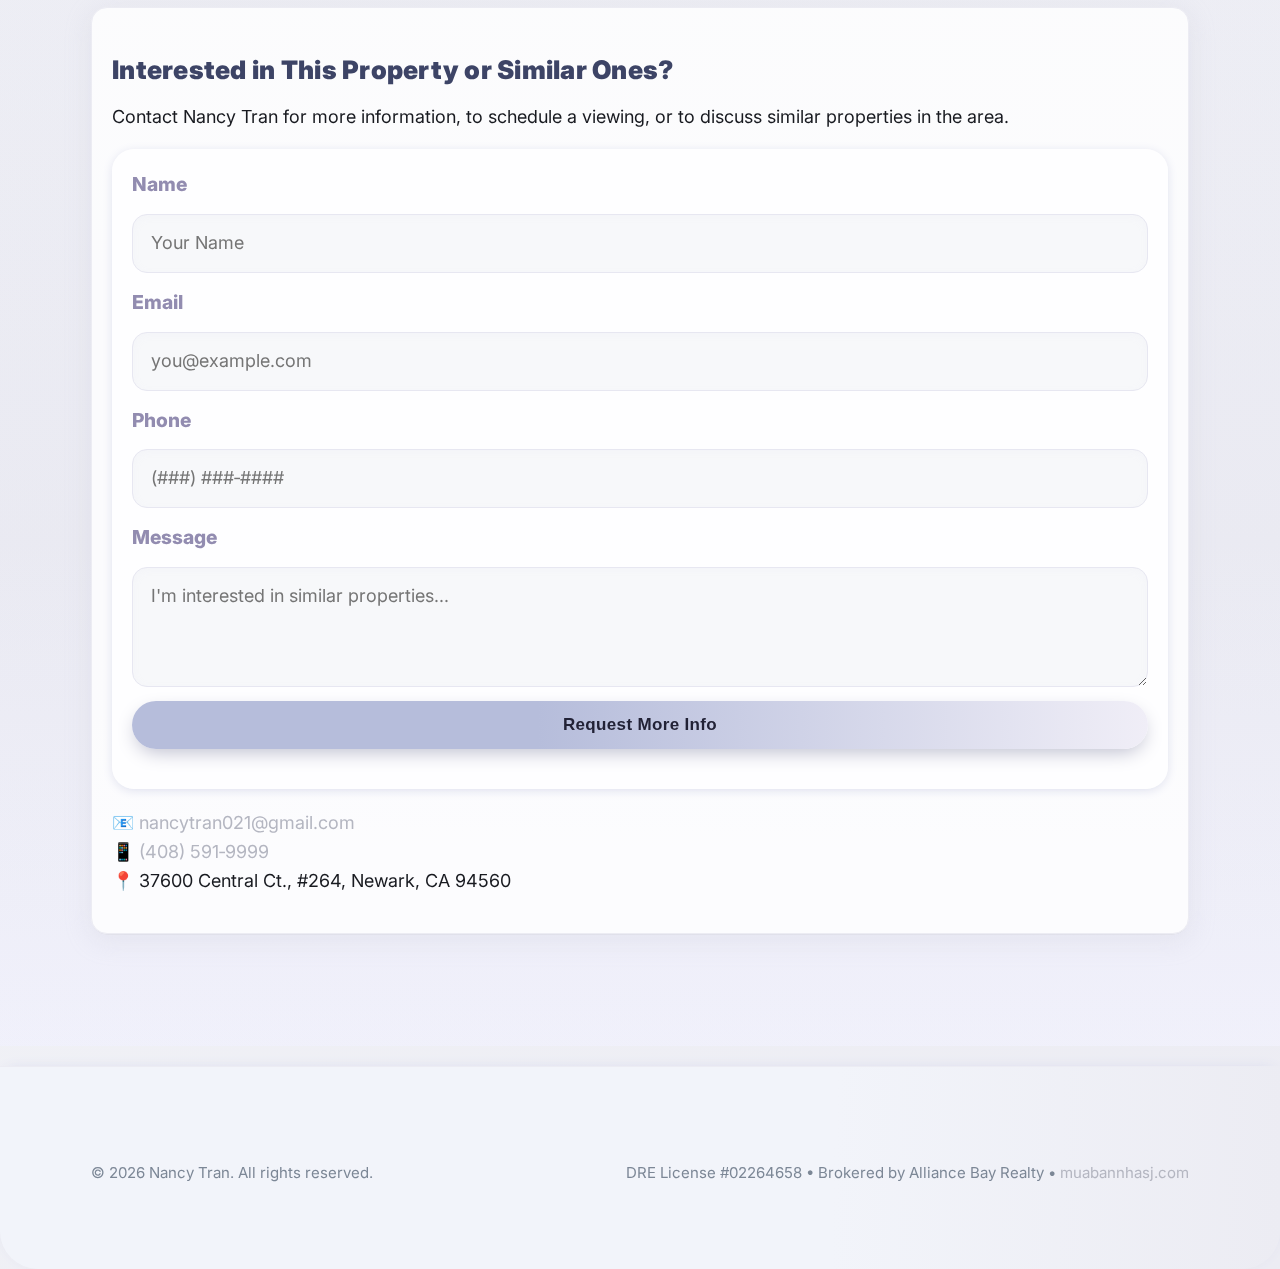
<file: listing-3.html>
<!-- Updated listing-3.html (single image only) -->
<!doctype html>
<html lang="en">
<head>
  <meta charset="utf-8" />
  <meta name="viewport" content="width=device-width, initial-scale=1" />
  <title>456 Oak Knoll Dr, Fremont, CA | Nancy Tran</title>
  <meta name="description" content="Details for family home in Fremont listed by Nancy Tran." />
  <link rel="preconnect" href="https://fonts.googleapis.com">
  <link rel="preconnect" href="https://fonts.gstatic.com" crossorigin>
  <link href="https://fonts.googleapis.com/css2?family=Inter:wght@400;600;700;800&display=swap" rel="stylesheet">
  <link rel="stylesheet" href="css/styles.css">
</head>
<body>
  <header>
    <div class="container nav">
      <div class="logo">
        <svg width="24" height="24" viewBox="0 0 24 24" fill="currentColor" aria-hidden="true"><path d="M12 3l9 6v9a1 1 0 0 1-1 1h-6v-6H10v6H4a1 1 0 0 1-1-1V9l9-6z"/></svg>
        <span>Nancy Tran, Realtor®</span>
      </div>
      <nav class="links">
        <a href="index.html#about">About</a>
        <a href="index.html#services">Services</a>
        <a href="listings.html">All Listings</a>
        <a href="index.html#testimonials">Testimonials</a>
        <a href="index.html#contact" class="btn primary">Contact</a>
      </nav>
    </div>
  </header>
  <section class="fade-bg" style="padding:72px 0">
    <div class="container">
      <h2>456 Oak Knoll Dr, Fremont, CA</h2>
      <div class="price" style="font-size:24px; margin-bottom:10px;">$1,150,000</div>
      <div class="specs" style="margin-bottom:20px;"><span>4 bd</span><span>3 ba</span><span>2,040 sqft</span><span>6,800 sqft lot</span><span class="tag">Quiet court</span><span class="tag">Near schools</span></div>
      <div class="detail-photo"><img src="images/listing-3.jpg.webp" alt="Family home in Fremont"/></div>
      <div class="description">
        <p>Spacious family home in a quiet Fremont neighborhood, featuring a large yard, multiple living areas, and excellent schools nearby. Ideal for growing families with room to entertain.</p>
        <p>Additional highlights: Home office space, upgraded bathrooms, and solar panels for energy savings.</p>
      </div>
      <h3>Additional Details</h3>
      <ul>
        <li>Hardwood floors throughout</li>
        <li>Fireplace in living room</li>
        <li>Three-car garage</li>
        <li>Proximity to parks and trails</li>
      </ul>
      <h3>Location</h3>
      <div style="height:300px; background:#e2e8f0; margin-bottom:20px;">
        <p style="padding:20px; text-align:center;">Map placeholder - Embed Google Maps here.</p>
      </div>
      <div class="contact-bottom">
        <h3>Interested in This Property or Similar Ones?</h3>
        <p>Contact Nancy Tran for more information, to schedule a viewing, or to discuss similar properties in the area.</p>
        <form id="similarForm" action="#" method="POST">
          <label for="name">Name</label>
          <input id="name" name="name" type="text" placeholder="Your Name" required />
          <label for="email">Email</label>
          <input id="email" name="email" type="email" placeholder="you@example.com" required />
          <label for="phone">Phone</label>
          <input id="phone" name="phone" type="tel" placeholder="(###) ###‑####" />
          <label for="message">Message</label>
          <textarea id="message" name="message" placeholder="I'm interested in similar properties..." required></textarea>
          <button class="btn primary" type="submit">Request More Info</button>
          <div id="formStatus" class="small" role="status" aria-live="polite" style="margin-top:6px"></div>
        </form>
        <p style="margin-top:20px;">
          📧 <a href="mailto:nancytran021@gmail.com">nancytran021@gmail.com</a><br/>
          📱 <a href="tel:+14085919999">(408) 591‑9999</a><br/>
          📍 37600 Central Ct., #264, Newark, CA 94560
        </p>
      </div>
    </div>
  </section>
  <footer>
    <div class="container" style="display:flex;flex-wrap:wrap;gap:12px;align-items:center;justify-content:space-between">
      <div class="small">© <span id="year"></span> Nancy Tran. All rights reserved.</div>
      <div class="small">DRE License #02264658 • Brokered by Alliance Bay Realty • <a href="https://muabannhasj.com" target="_blank" rel="noopener">muabannhasj.com</a></div>
    </div>
  </footer>
  <script>
    document.getElementById('year').textContent = new Date().getFullYear();
    const form = document.getElementById('similarForm');
    const status = document.getElementById('formStatus');
    form?.addEventListener('submit', async (e)=>{
      e.preventDefault();
      status.textContent = 'Sending…';
      await new Promise(r=>setTimeout(r,900));
      form.reset();
      status.textContent = 'Thanks! Your request has been received.';
    });
    // Fade-up scroll reveal
    const revealOpts = { threshold: 0.18 };
    document.querySelectorAll('.card, .listing, .about .pic, .hero-card, .testimonials .card').forEach(el => {
      el.classList.add('reveal-up');
    });
    const showUp = el => el.classList.add('visible');
    if ('IntersectionObserver' in window) {
      const io = new IntersectionObserver((entries,observer)=>{
        entries.forEach(e=>{if(e.isIntersecting){showUp(e.target);observer.unobserve(e.target);}});
      }, revealOpts);
      document.querySelectorAll('.reveal-up').forEach(el=>io.observe(el));
    } else {
      document.querySelectorAll('.reveal-up').forEach(showUp);
    }
    // Animated nav underline effect
    const navLinks = document.querySelectorAll('.links a');
    navLinks.forEach(link => {
      link.addEventListener('mouseenter', e => link.classList.add('hovered'));
      link.addEventListener('mouseleave', e => link.classList.remove('hovered'));
    });
    // Ripple effect on buttons
    document.querySelectorAll('.btn').forEach(btn => {
      btn.addEventListener('click',function(e) {
        let ripple=document.createElement('span');
        ripple.className='ripple';
        ripple.style.left=e.offsetX+'px';
        ripple.style.top=e.offsetY+'px';
        this.appendChild(ripple);
        setTimeout(()=>ripple.remove(),520);
      });
    });
    // Sticky nav glow on scroll
    (function(){
      const hdr=document.querySelector('header'),body=document.body;
      function toggleNav(){
        if(window.scrollY>18){body.classList.add('has-scrolled');hdr?.classList.add('sticky-glow');}else{body.classList.remove('has-scrolled');hdr?.classList.remove('sticky-glow');}
      }
      window.addEventListener('scroll',toggleNav); toggleNav();
    })();
  </script>
</body>
</html>
</file>
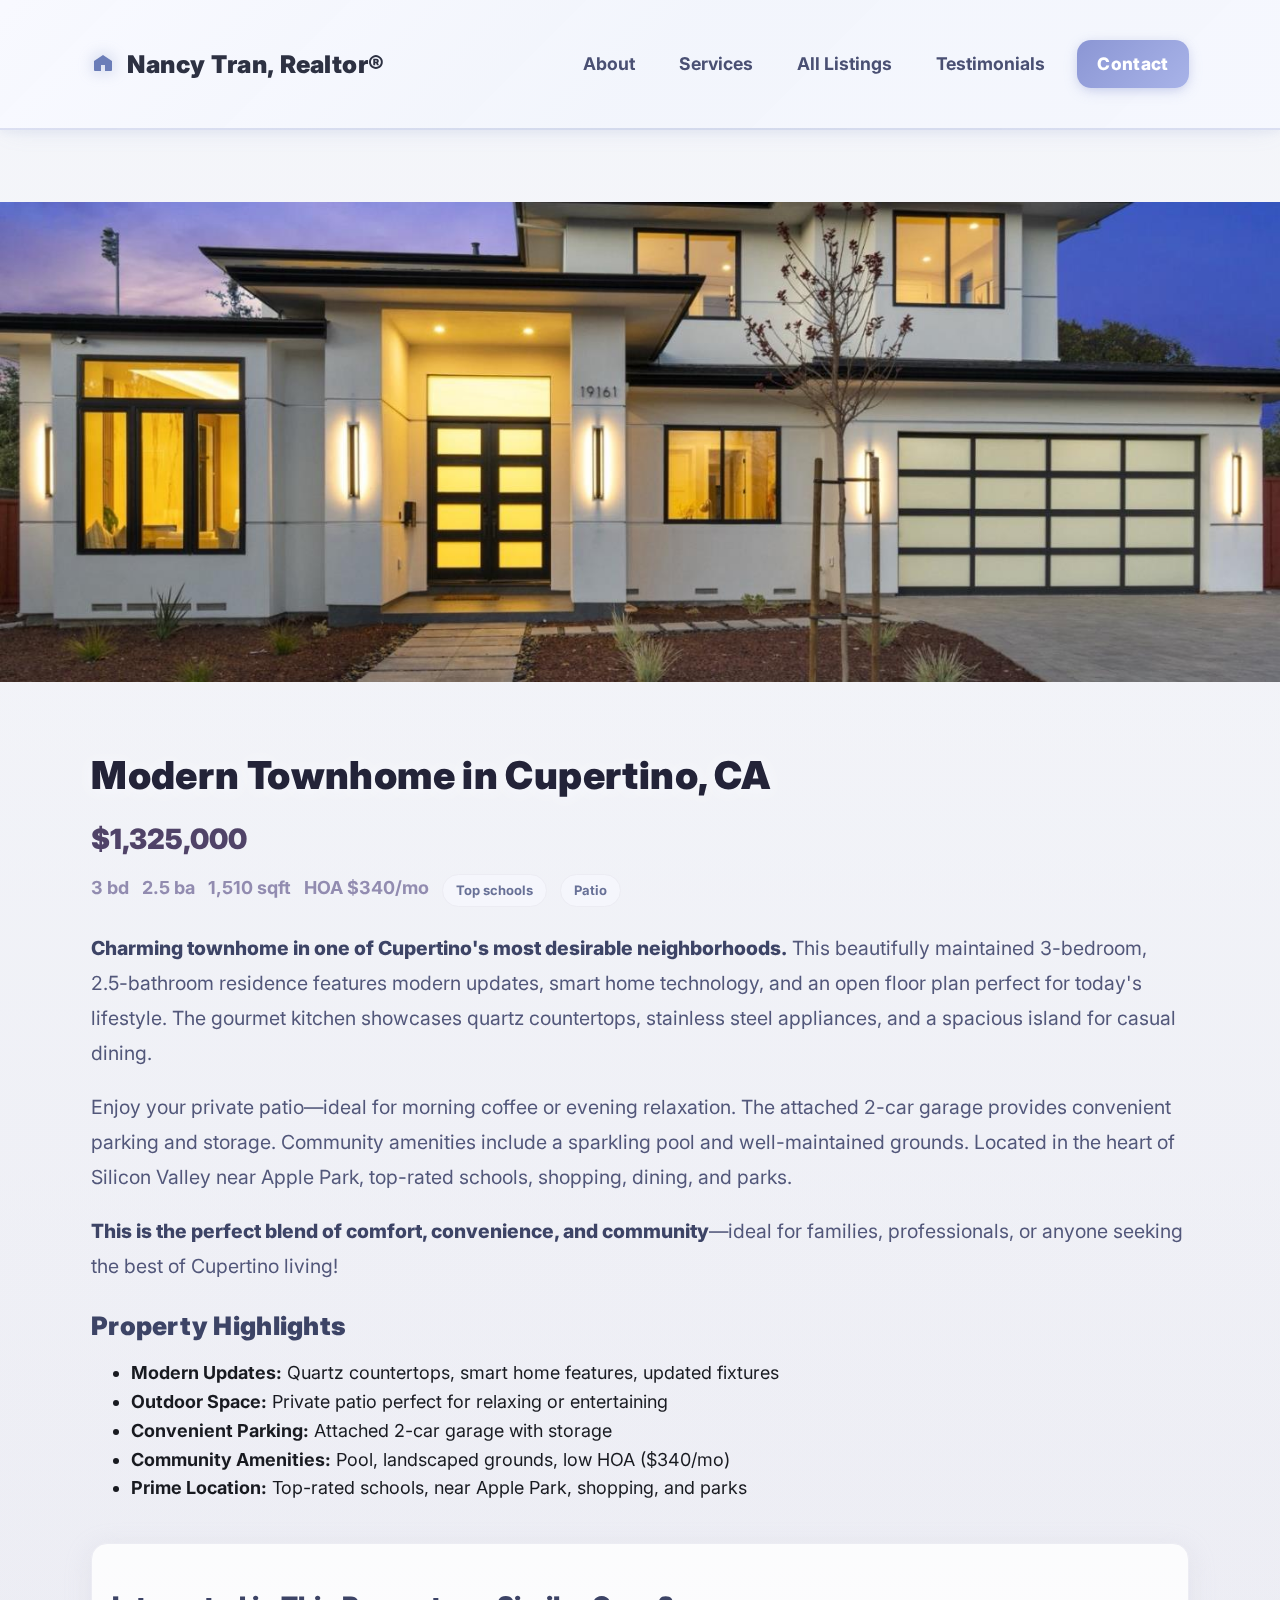
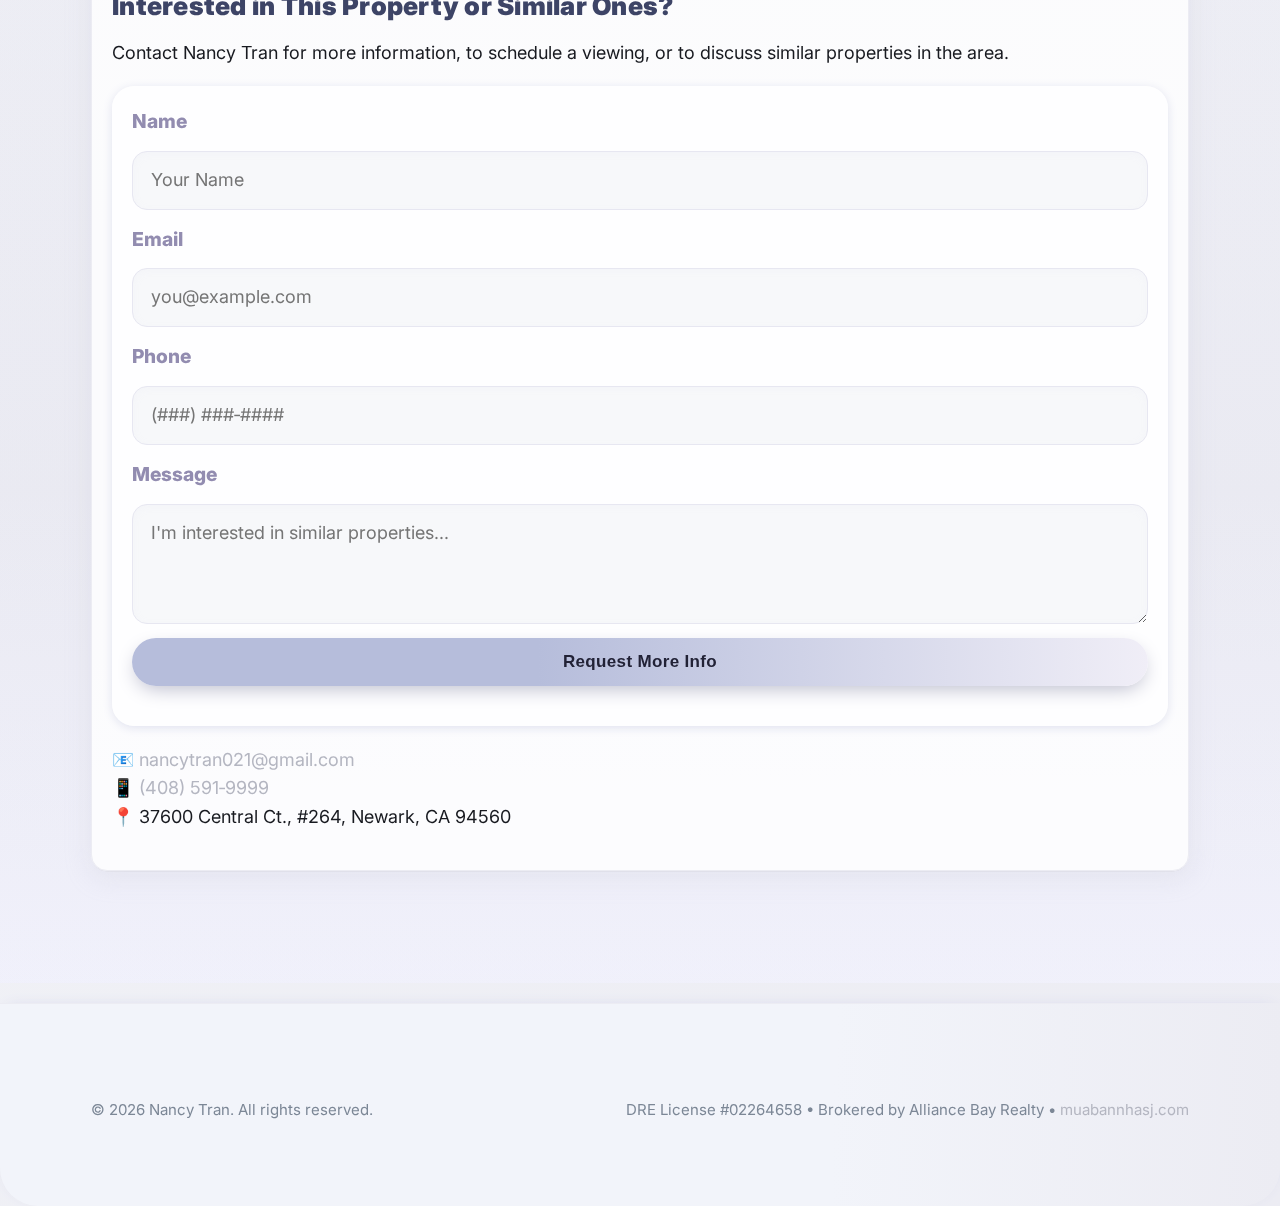
<file: listing-4.html>
<!-- Updated listing-4.html (single image only) -->
<!doctype html>
<html lang="en">
<head>
  <meta charset="utf-8" />
  <meta name="viewport" content="width=device-width, initial-scale=1" />
  <title>Modern Townhome | Nancy Tran</title>
  <meta name="description" content="Contemporary townhome with elegant finishes and prime location, listed by Nancy Tran." />
  <link rel="preconnect" href="https://fonts.googleapis.com">
  <link rel="preconnect" href="https://fonts.gstatic.com" crossorigin>
  <link href="https://fonts.googleapis.com/css2?family=Inter:wght@400;600;700;800&display=swap" rel="stylesheet">
  <link rel="stylesheet" href="css/styles.css">
</head>
<body>
  <header>
    <div class="container nav">
      <a href="index.html" class="logo" style="text-decoration:none;">
        <svg width="24" height="24" viewBox="0 0 24 24" fill="currentColor" aria-hidden="true"><path d="M12 3l9 6v9a1 1 0 0 1-1 1h-6v-6H10v6H4a1 1 0 0 1-1-1V9l9-6z"/></svg>
        <span>Nancy Tran, Realtor®</span>
      </a>
      <nav class="links">
        <a href="index.html#about">About</a>
        <a href="index.html#services">Services</a>
        <a href="listings.html">All Listings</a>
        <a href="index.html#testimonials">Testimonials</a>
        <a href="index.html#contact" class="btn primary">Contact</a>
      </nav>
    </div>
  </header>
  <section class="fade-bg" style="padding:72px 0">
    <div class="detail-photo"><img src="images/listing-4.jpg" alt="Modern townhome in Cupertino"/></div>
    <div class="container">
      <h2>Modern Townhome in Cupertino, CA</h2>
      <div class="price" style="font-size:28px; margin-bottom:12px;font-weight:900;color:#504368;">$1,325,000</div>
      <div class="specs" style="margin-bottom:24px;"><span>3 bd</span><span>2.5 ba</span><span>1,510 sqft</span><span>HOA $340/mo</span><span class="tag">Top schools</span><span class="tag">Patio</span></div>
      <div class="description">
        <p><strong>Charming townhome in one of Cupertino's most desirable neighborhoods.</strong> This beautifully maintained 3-bedroom, 2.5-bathroom residence features modern updates, smart home technology, and an open floor plan perfect for today's lifestyle. The gourmet kitchen showcases quartz countertops, stainless steel appliances, and a spacious island for casual dining.</p>
        <p>Enjoy your private patio—ideal for morning coffee or evening relaxation. The attached 2-car garage provides convenient parking and storage. Community amenities include a sparkling pool and well-maintained grounds. Located in the heart of Silicon Valley near Apple Park, top-rated schools, shopping, dining, and parks.</p>
        <p><strong>This is the perfect blend of comfort, convenience, and community</strong>—ideal for families, professionals, or anyone seeking the best of Cupertino living!</p>
      </div>
      <h3>Property Highlights</h3>
      <ul>
        <li><strong>Modern Updates:</strong> Quartz countertops, smart home features, updated fixtures</li>
        <li><strong>Outdoor Space:</strong> Private patio perfect for relaxing or entertaining</li>
        <li><strong>Convenient Parking:</strong> Attached 2-car garage with storage</li>
        <li><strong>Community Amenities:</strong> Pool, landscaped grounds, low HOA ($340/mo)</li>
        <li><strong>Prime Location:</strong> Top-rated schools, near Apple Park, shopping, and parks</li>
      </ul>
      <div class="contact-bottom">
        <h3>Interested in This Property or Similar Ones?</h3>
        <p>Contact Nancy Tran for more information, to schedule a viewing, or to discuss similar properties in the area.</p>
        <form id="similarForm" action="#" method="POST">
          <label for="name">Name</label>
          <input id="name" name="name" type="text" placeholder="Your Name" required />
          <label for="email">Email</label>
          <input id="email" name="email" type="email" placeholder="you@example.com" required />
          <label for="phone">Phone</label>
          <input id="phone" name="phone" type="tel" placeholder="(###) ###‑####" />
          <label for="message">Message</label>
          <textarea id="message" name="message" placeholder="I'm interested in similar properties..." required></textarea>
          <button class="btn primary" type="submit">Request More Info</button>
          <div id="formStatus" class="small" role="status" aria-live="polite" style="margin-top:6px"></div>
        </form>
        <p style="margin-top:20px;">
          📧 <a href="mailto:nancytran021@gmail.com">nancytran021@gmail.com</a><br/>
          📱 <a href="tel:+14085919999">(408) 591‑9999</a><br/>
          📍 37600 Central Ct., #264, Newark, CA 94560
        </p>
      </div>
    </div>
  </section>
  <footer>
    <div class="container" style="display:flex;flex-wrap:wrap;gap:12px;align-items:center;justify-content:space-between">
      <div class="small">© <span id="year"></span> Nancy Tran. All rights reserved.</div>
      <div class="small">DRE License #02264658 • Brokered by Alliance Bay Realty • <a href="https://muabannhasj.com" target="_blank" rel="noopener">muabannhasj.com</a></div>
    </div>
  </footer>
  <script>
    document.getElementById('year').textContent = new Date().getFullYear();
    const form = document.getElementById('similarForm');
    const status = document.getElementById('formStatus');
    form?.addEventListener('submit', async (e)=>{
      e.preventDefault();
      status.textContent = 'Sending…';
      await new Promise(r=>setTimeout(r,900));
      form.reset();
      status.textContent = 'Thanks! Your request has been received.';
    });
    // Fade-up scroll reveal
    const revealOpts = { threshold: 0.18 };
    document.querySelectorAll('.card, .listing, .about .pic, .hero-card, .testimonials .card').forEach(el => {
      el.classList.add('reveal-up');
    });
    const showUp = el => el.classList.add('visible');
    if ('IntersectionObserver' in window) {
      const io = new IntersectionObserver((entries,observer)=>{
        entries.forEach(e=>{if(e.isIntersecting){showUp(e.target);observer.unobserve(e.target);}});
      }, revealOpts);
      document.querySelectorAll('.reveal-up').forEach(el=>io.observe(el));
    } else {
      document.querySelectorAll('.reveal-up').forEach(showUp);
    }
    // Animated nav underline effect
    const navLinks = document.querySelectorAll('.links a');
    navLinks.forEach(link => {
      link.addEventListener('mouseenter', e => link.classList.add('hovered'));
      link.addEventListener('mouseleave', e => link.classList.remove('hovered'));
    });
    // Ripple effect on buttons
    document.querySelectorAll('.btn').forEach(btn => {
      btn.addEventListener('click',function(e) {
        let ripple=document.createElement('span');
        ripple.className='ripple';
        ripple.style.left=e.offsetX+'px';
        ripple.style.top=e.offsetY+'px';
        this.appendChild(ripple);
        setTimeout(()=>ripple.remove(),520);
      });
    });
    // Sticky nav glow on scroll
    (function(){
      const hdr=document.querySelector('header'),body=document.body;
      function toggleNav(){
        if(window.scrollY>18){body.classList.add('has-scrolled');hdr?.classList.add('sticky-glow');}else{body.classList.remove('has-scrolled');hdr?.classList.remove('sticky-glow');}
      }
      window.addEventListener('scroll',toggleNav); toggleNav();
    })();
  </script>
</body>
</html>
</file>
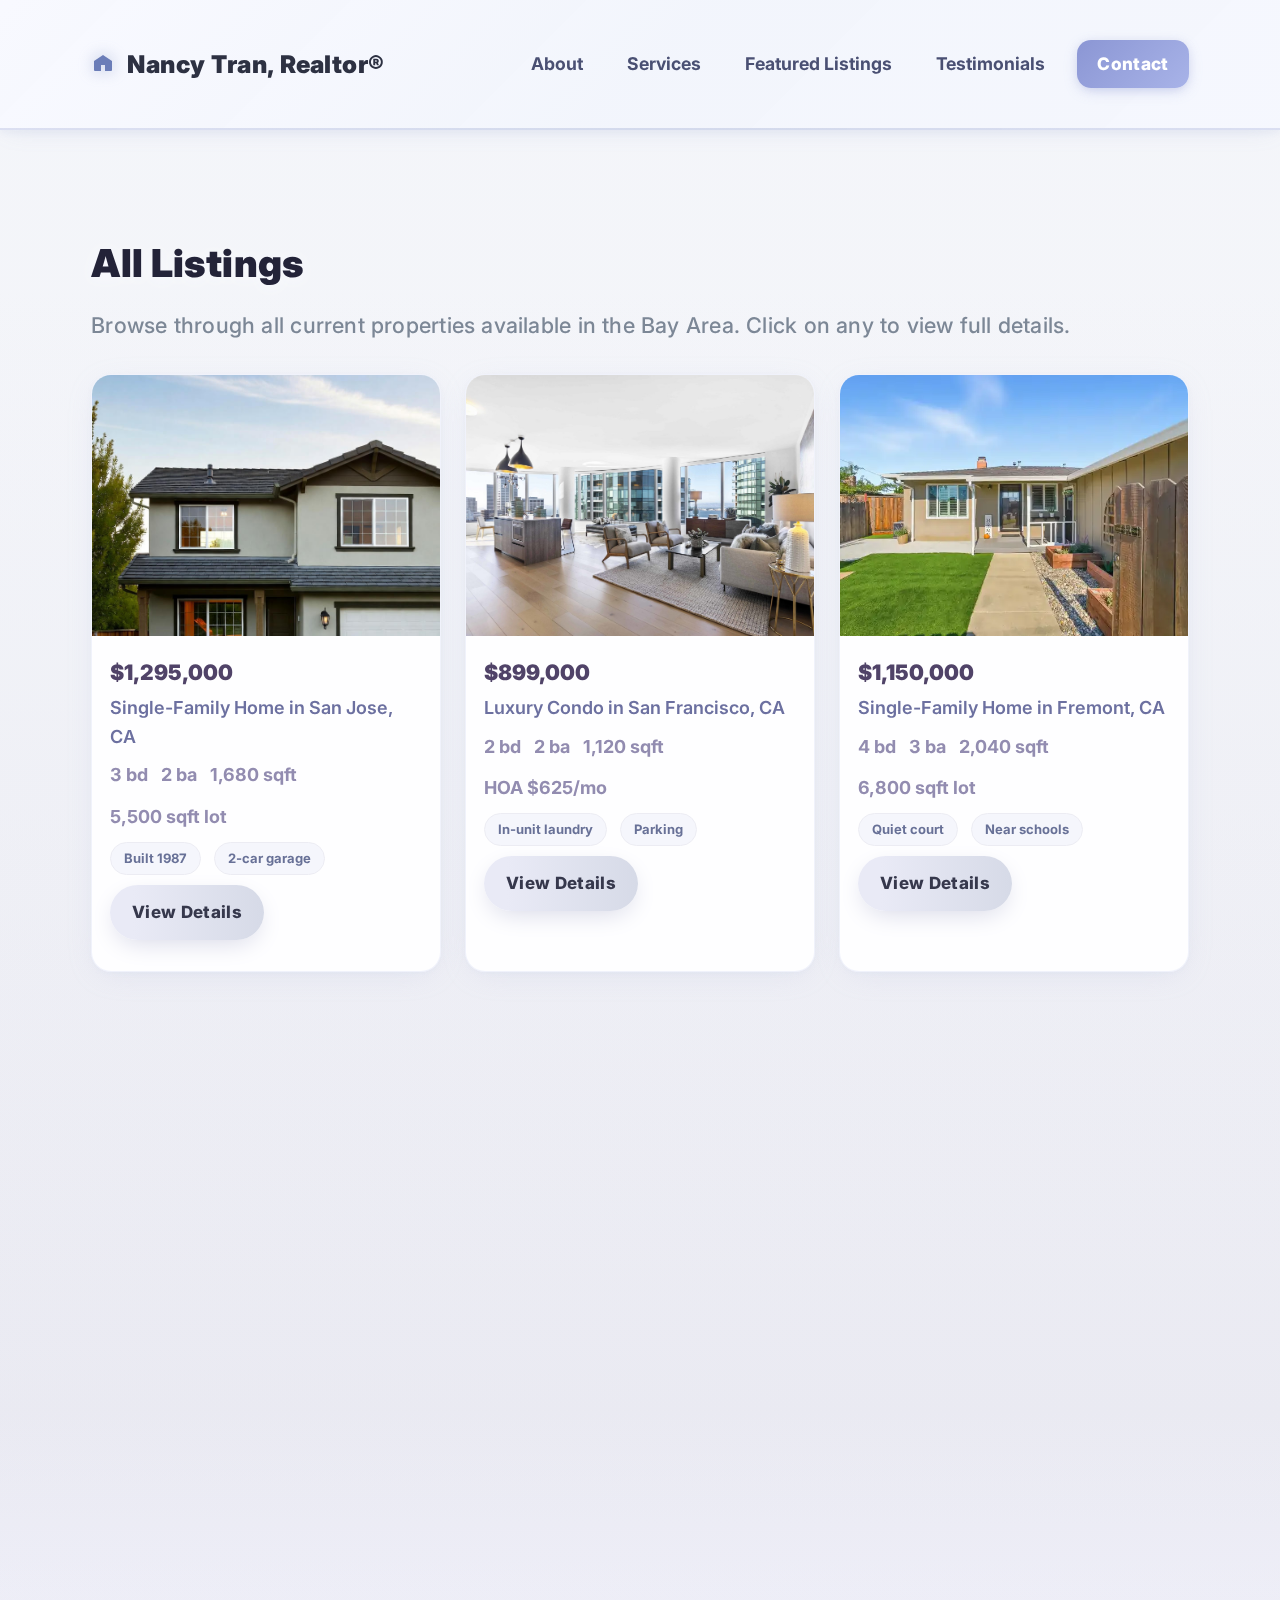
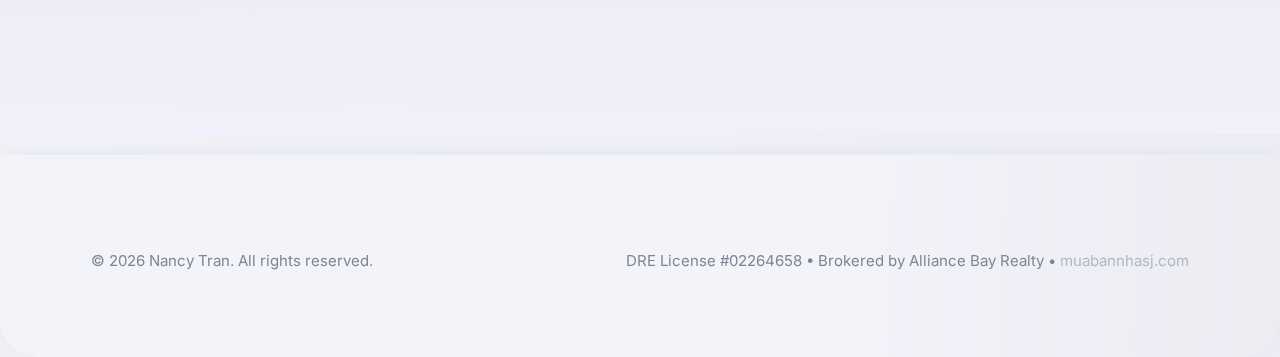
<file: listings.html>
<!-- Content of listings.html (View All Listings Page) -->
<!doctype html>
<html lang="en">
<head>
  <meta charset="utf-8" />
  <meta name="viewport" content="width=device-width, initial-scale=1" />
  <title>All Listings | Nancy Tran | Bay Area Realtor®</title>
  <meta name="description" content="Explore all available real estate listings by Bay Area Realtor® Nancy Tran." />
  <link rel="preconnect" href="https://fonts.googleapis.com">
  <link rel="preconnect" href="https://fonts.gstatic.com" crossorigin>
  <link href="https://fonts.googleapis.com/css2?family=Inter:wght@400;600;700;800&display=swap" rel="stylesheet">
  <link rel="stylesheet" href="css/styles.css">
</head>
<body>
  <header>
    <div class="container nav">
      <a href="index.html" class="logo" style="text-decoration:none;">
        <svg width="24" height="24" viewBox="0 0 24 24" fill="currentColor" aria-hidden="true"><path d="M12 3l9 6v9a1 1 0 0 1-1 1h-6v-6H10v6H4a1 1 0 0 1-1-1V9l9-6z"/></svg>
        <span>Nancy Tran, Realtor®</span>
      </a>
      <nav class="links">
        <a href="index.html#about">About</a>
        <a href="index.html#services">Services</a>
        <a href="index.html#listings">Featured Listings</a>
        <a href="index.html#testimonials">Testimonials</a>
        <a href="index.html#contact" class="btn primary">Contact</a>
      </nav>
    </div>
  </header>
  <section class="fade-bg" style="padding:72px 0">
    <div class="container">
      <h2>All Listings</h2>
      <p class="lead">Browse through all current properties available in the Bay Area. Click on any to view full details.</p>
      <div class="listings">
        <article class="listing">
          <div class="photo"><img src="images/listing-1.jpg" alt="Contemporary home in San Jose"/></div>
          <div class="meta">
            <div class="price">$1,295,000</div>
            <div class="addr">Single-Family Home in San Jose, CA</div>
            <div class="specs"><span>3 bd</span><span>2 ba</span><span>1,680 sqft</span><span>5,500 sqft lot</span></div>
            <div class="specs"><span class="tag">Built 1987</span><span class="tag">2‑car garage</span></div>
            <a class="btn" href="listing-1.html">View Details</a>
          </div>
        </article>
        <article class="listing">
          <div class="photo"><img src="images/listing-2.jpg" alt="Condo with city views in San Francisco"/></div>
          <div class="meta">
            <div class="price">$899,000</div>
            <div class="addr">Luxury Condo in San Francisco, CA</div>
            <div class="specs"><span>2 bd</span><span>2 ba</span><span>1,120 sqft</span><span>HOA $625/mo</span></div>
            <div class="specs"><span class="tag">In‑unit laundry</span><span class="tag">Parking</span></div>
            <a class="btn" href="listing-2.html">View Details</a>
          </div>
        </article>
        <article class="listing">
          <div class="photo"><img src="images/listing-3.jpg.webp" alt="Family home in Fremont"/></div>
          <div class="meta">
            <div class="price">$1,150,000</div>
            <div class="addr">Single-Family Home in Fremont, CA</div>
            <div class="specs"><span>4 bd</span><span>3 ba</span><span>2,040 sqft</span><span>6,800 sqft lot</span></div>
            <div class="specs"><span class="tag">Quiet court</span><span class="tag">Near schools</span></div>
            <a class="btn" href="listing-3.html">View Details</a>
          </div>
        </article>
        <article class="listing">
          <div class="photo"><img src="images/listing-4.jpg" alt="Townhome in Cupertino"/></div>
          <div class="meta">
            <div class="price">$1,325,000</div>
            <div class="addr">Modern Townhome in Cupertino, CA</div>
            <div class="specs"><span>3 bd</span><span>2.5 ba</span><span>1,510 sqft</span><span>HOA $340/mo</span></div>
            <div class="specs"><span class="tag">Top schools</span><span class="tag">Patio</span></div>
            <a class="btn" href="listing-4.html">View Details</a>
          </div>
        </article>
      </div>
    </div>
  </section>
  <footer>
    <div class="container" style="display:flex;flex-wrap:wrap;gap:12px;align-items:center;justify-content:space-between">
      <div class="small">© <span id="year"></span> Nancy Tran. All rights reserved.</div>
      <div class="small">DRE License #02264658 • Brokered by Alliance Bay Realty • <a href="https://muabannhasj.com" target="_blank" rel="noopener">muabannhasj.com</a></div>
    </div>
  </footer>
  <script>
    document.getElementById('year').textContent = new Date().getFullYear();
    // Fade-up scroll reveal
    const revealOpts = { threshold: 0.18 };
    document.querySelectorAll('.card, .listing, .about .pic, .hero-card, .testimonials .card').forEach(el => {
      el.classList.add('reveal-up');
    });
    const showUp = el => el.classList.add('visible');
    if ('IntersectionObserver' in window) {
      const io = new IntersectionObserver((entries,observer)=>{
        entries.forEach(e=>{if(e.isIntersecting){showUp(e.target);observer.unobserve(e.target);}});
      }, revealOpts);
      document.querySelectorAll('.reveal-up').forEach(el=>io.observe(el));
    } else {
      document.querySelectorAll('.reveal-up').forEach(showUp);
    }
    // Animated nav underline effect
    const navLinks = document.querySelectorAll('.links a');
    navLinks.forEach(link => {
      link.addEventListener('mouseenter', e => link.classList.add('hovered'));
      link.addEventListener('mouseleave', e => link.classList.remove('hovered'));
    });
    // Ripple effect on buttons
    document.querySelectorAll('.btn').forEach(btn => {
      btn.addEventListener('click',function(e) {
        let ripple=document.createElement('span');
        ripple.className='ripple';
        ripple.style.left=e.offsetX+'px';
        ripple.style.top=e.offsetY+'px';
        this.appendChild(ripple);
        setTimeout(()=>ripple.remove(),520);
      });
    });
    // Sticky nav glow on scroll
    (function(){
      const hdr=document.querySelector('header'),body=document.body;
      function toggleNav(){
        if(window.scrollY>18){body.classList.add('has-scrolled');hdr?.classList.add('sticky-glow');}else{body.classList.remove('has-scrolled');hdr?.classList.remove('sticky-glow');}
      }
      window.addEventListener('scroll',toggleNav); toggleNav();
    })();
  </script>
</body>
</html>
</file>
<file: css/styles.css>
:root{
  --bg:linear-gradient(135deg, #f6f8fa 0%, #ececf3 100%);
  --ink:#181a20;
  --muted:#8a94a6;
  --line:#ececf3;
  --brand:#bbc6d8;
  --accent:#b4b6c1;
  --accent-2:#dadbe3;
  --card:rgba(255,255,255,0.80);
  --shadow:0 6px 24px 3px rgba(186,189,207,0.18), 0 1.5px 0.5px -1px #dfdfe6;
  --radius:16px;
  --ripple:rgba(154,148,186,.15);
  --nav-blur:blur(20px) saturate(180%);
  --divider:#d6dae4;
}

*,*:before,*:after{box-sizing:border-box}
html,body{
  background:var(--bg)!important;
  color:var(--ink);
  font-family:"Inter",system-ui,-apple-system,Segoe UI,Roboto,Ubuntu,"Helvetica Neue",Arial,sans-serif;
  font-size:18px;
  line-height:1.6;
  min-height:100vh;
  margin:0;padding:0;
  overflow-x: hidden;
}
img{max-width:100%;display:block}
a{color:var(--accent);text-decoration:none}
a:hover{text-decoration:underline}

/* Mobile base font size */
@media (max-width: 768px) {
  html, body {
    font-size: 16px;
  }
}

/* NAVIGATION - Premium redesign with subtle color */
header {
  position: sticky;
  top: 0;
  z-index: 100;
  background: linear-gradient(135deg, rgba(248, 249, 255, 0.98) 0%, rgba(242, 245, 252, 0.97) 50%, rgba(245, 247, 254, 0.96) 100%);
  border-bottom: 2px solid transparent;
  border-image: linear-gradient(90deg, rgba(155, 165, 212, 0.3) 0%, rgba(180, 190, 220, 0.5) 50%, rgba(155, 165, 212, 0.3) 100%) 1;
  backdrop-filter: var(--nav-blur);
  box-shadow: 0 4px 24px -8px rgba(140, 155, 200, 0.22), 0 2px 8px rgba(160, 175, 210, 0.12);
  transition: all 0.28s cubic-bezier(0.23, 0.82, 0.47, 1.25);
}

.nav {
  display: flex;
  align-items: center;
  justify-content: space-between;
  gap: 24px;
  padding: 18px 0;
  font-size: 1.02em;
  max-width:1200px;
  margin:0 auto;
  padding-left:4vw;
  padding-right:4vw;
}

.logo {
  font-size: 1.35rem;
  font-weight: 900;
  letter-spacing: 0.02em;
  gap: 12px;
  color: #2d3142;
  display: flex;
  align-items: center;
  cursor: pointer;
  transition: transform 0.2s;
}
.logo:hover {
  transform: translateY(-1px);
}

.logo svg {
  color: #6b7db8 !important;
  filter: drop-shadow(0 0 8px rgba(107, 125, 184, 0.45));
}

.links {
  display: flex;
  gap: 8px;
  align-items: center;
}

.links a {
  font-weight: 700;
  font-size: 0.96em;
  color: #4a5073;
  padding: 10px 18px;
  border-radius: 12px;
  transition: all 0.2s cubic-bezier(0.23, 0.82, 0.47, 1.25);
  text-decoration: none;
  position: relative;
}

.links a:hover {
  background: linear-gradient(135deg, rgba(220, 228, 248, 0.8) 0%, rgba(230, 236, 252, 0.7) 100%);
  color: #2d3142;
  text-decoration: none;
  transform: translateY(-1px);
  box-shadow: 0 2px 8px -2px rgba(155, 165, 212, 0.25);
}

.links a.active,
.links a:focus {
  background: linear-gradient(135deg, rgba(210, 220, 245, 0.9) 0%, rgba(220, 228, 250, 0.85) 100%);
  color: #2d3142;
  box-shadow: 0 2px 8px -2px rgba(155, 165, 212, 0.3);
}

/* Contact button - smaller, inline, elegant with color pop */
.links a.btn.primary {
  background: linear-gradient(135deg, #8b96d4 0%, #a8b3e8 100%);
  color: #fff;
  padding: 10px 20px;
  font-size: 0.94em;
  font-weight: 800;
  border-radius: 14px;
  box-shadow: 0 4px 16px -4px rgba(139, 150, 212, 0.45), 0 2px 8px rgba(155, 165, 212, 0.2);
  border: none;
  margin-left: 6px;
}

.links a.btn.primary:hover {
  background: linear-gradient(135deg, #7a87c8 0%, #98a5dc 100%);
  box-shadow: 0 6px 24px -4px rgba(139, 150, 212, 0.6), 0 3px 12px rgba(155, 165, 212, 0.3);
  transform: translateY(-2px);
  text-decoration:none;
}

/* Sticky glow enhancement with color accent */
body.has-scrolled header,
header.sticky-glow {
  background: linear-gradient(135deg, rgba(250, 251, 255, 0.98) 0%, rgba(245, 248, 255, 0.96) 50%, rgba(248, 250, 255, 0.95) 100%);
  box-shadow: 0 6px 32px -8px rgba(140, 155, 210, 0.32), 0 3px 12px rgba(155, 170, 220, 0.15);
  border-image: linear-gradient(90deg, rgba(140, 155, 212, 0.4) 0%, rgba(165, 180, 225, 0.6) 50%, rgba(140, 155, 212, 0.4) 100%) 1;
}

/* Nav underline "slider" effect for .links a.hovered */
.links a {position:relative;z-index:1;}
.links a::after {content:'';position:absolute;left:50%;bottom:3px;width:0;height:3px;background:linear-gradient(90deg,#d7e2fa 40%,#b6bddb 100%);border-radius:2px;transition:width .28s cubic-bezier(.6,.4,0,1.13), left .28s cubic-bezier(.23,.82,.47,1.25);opacity:.56;pointer-events:none;z-index:-1;}
.links a.hovered::after, .links a.active::after {width:81%;left:10%;}

/* Mobile Navigation */
@media (max-width: 768px) {
  .nav {
    padding: 12px 4vw;
    flex-wrap: wrap;
  }
  .logo {
    font-size: 1.15rem;
  }
  .logo svg {
    width: 28px;
    height: 28px;
  }
  .links {
    gap: 4px;
    flex-wrap: wrap;
  }
  .links a {
    font-size: 0.85em;
    padding: 8px 12px;
  }
  .links a.btn.primary {
    padding: 8px 14px;
    font-size: 0.85em;
    margin-left: 0;
  }
}

/* BUTTONS */
.btn{
  padding:14px 22px;
  border-radius:99px;
  border:none;
  font-weight:800;
  font-size:17px;
  box-shadow:0 8px 26px -7px #d2d3e4;
  letter-spacing:.02em;
  background:linear-gradient(90deg,#e9eaf6 15%,#d6dae7 100%);
  color:#36384c;
  transition:box-shadow 0.18s,transform 0.16s,background 0.18s,color .16s;
  display:inline-block;
  cursor:pointer;
}
.btn.primary{background:linear-gradient(90deg,#b6bddb 40%,#f0eef7 100%);color:#222236;box-shadow:0 7px 20px -5px #b7b8c9;}
.btn.ghost{background:transparent;box-shadow:none;color:var(--muted);}
.btn:hover{box-shadow:0 12px 38px -6px #b6bddb,0 1.5px 0.5px -1px #dfdfe6;transform:translateY(-1.5px);background:linear-gradient(90deg,#ececf3 25%,#e2e4ed 100%);}
.btn:active{transform:scale(0.98);}

/* Ripple effect */
.btn {position:relative;overflow:hidden;}
.ripple{position:absolute;width:40px;height:40px;background:radial-gradient(circle,#bccbe3 10%,#e7eaf7 72%,transparent 92%);opacity:.5;border-radius:50%;transform:translate(-50%, -50%) scale(0.1);animation:ripmove .56s cubic-bezier(.45,1,1,.97);pointer-events:none;z-index:2;mix-blend-mode:soft-light;}
@keyframes ripmove{to{transform:translate(-50%,-50%) scale(3.2);opacity:0;}}

/* HERO BANNER - Full width, proper aspect, no awkward crop */
.hero {
  min-height: auto;
  display: block;
  position: relative;
  padding: 0 !important;
  margin-bottom: 0;
  margin-top: 0;
}
.hero:before {
  display: none !important;
}

.hero-media {
  position: relative;
  aspect-ratio: 2.8 / 1;
  width: 100%;
  max-width: 100%;
  min-height: 280px;
  max-height: 520px;
  margin: 0;
  display: block;
  border-radius: 0;
  overflow: hidden;
}

.hero-media img {
  width: 100%;
  height: 100%;
  object-fit: cover;
  object-position: center;
  border-radius: 0;
  max-height: none;
}

.hero-overlay {
  position: absolute;
  inset: 0;
  background: linear-gradient(180deg, rgba(0, 0, 0, 0.15) 0%, rgba(0, 0, 0, 0.42) 70%);
  z-index: 1;
}

.hero-inner {
  position: absolute;
  inset: 0;
  display: flex;
  align-items: flex-end;
  justify-content: flex-start;
  padding: 60px 32px 48px 32px;
  z-index: 2;
}

.hero-card {
  max-width: 680px;
  background: rgba(255, 255, 255, 0.96);
  backdrop-filter: blur(12px);
  border: 1px solid rgba(230, 234, 248, 0.8);
  border-radius: 22px;
  padding: 32px 36px 30px;
  box-shadow: 0 12px 48px -12px rgba(100, 110, 150, 0.3);
  margin-bottom: 24px;
}

@media (max-width: 768px) {
  .hero-media {
    aspect-ratio: 1.2 / 1;
    min-height: 320px;
    max-height: 450px;
  }
  .hero-inner {
    padding: 16px;
    align-items: center;
  }
  .hero-card {
    padding: 20px 18px 18px;
    margin-bottom: 8px;
    max-width: 100%;
  }
  .headline {
    font-size: clamp(1.8rem, 7vw, 2.5rem) !important;
  }
  .subhead {
    font-size: 1rem !important;
  }
  .eyebrow {
    font-size: 11px;
  }
  .cta {
    flex-direction: column;
  }
  .btn {
    width: 100%;
    text-align: center;
  }
}

/* Section delineation - proper spacing */
section{padding:72px 0 68px 0;position:relative;z-index:1;background-clip:padding-box;overflow:visible;}
section:before{content:'';position:absolute;inset:0;pointer-events:none;background:linear-gradient(184deg,rgba(236,236,243,0.29) 0%,rgba(221,222,236,0.19) 100%);z-index:-1;}
section.alt{background:linear-gradient(120deg, #f2f4fa 0%, #e9eaf4 100%);}
section.fade-bg{background:linear-gradient(180deg,#f7f9fc 10%,#ececf3 80%,rgba(245,245,255,0.95) 100%)!important;}
@media (max-width:670px){ section{padding:48px 0 44px 0;} }

h2{font-size:clamp(2.1rem,3vw,2.8rem);margin:0 0 19px;line-height:1.14;color:#232338;font-weight:900;letter-spacing:.01em;text-shadow:0 2px 16px #f9faff;}
h3 {font-size:clamp(1.2rem,2vw,1.7rem);color:#3d4466;margin-top:28px;margin-bottom:12px;letter-spacing:0.01em;font-weight:900;line-height:1.13;}
p.lead{font-size:1.20em;color:#7c8796;max-width:70ch;font-weight:500;letter-spacing:0.01em;}
.eyebrow{font-weight:900;font-size:13.5px;letter-spacing:.15em;color:#8288a5;border-radius:999px;padding:7px 16px;background:#efeff5;box-shadow:0 0 8px #f0f1fb;text-transform:uppercase;opacity:0.76;margin-bottom:9px;display:inline-block;}
.headline{font-size:clamp(2.25rem,5vw,3.8rem);font-weight:900;color:#161924;line-height:1.08;background:linear-gradient(95deg,#36384c,#adb4d7 60%,#c6c8d9 95%);-webkit-background-clip:text;-webkit-text-fill-color:transparent;background-clip:text;letter-spacing:-.01em;}
.subhead{font-size:clamp(1.09rem,2.5vw,1.33rem);color:#4c5870;max-width:65ch;margin:8px 0 0;}
.cta{margin-top:14px;display:flex;gap:10px;flex-wrap:wrap}

.container{padding:40px 4vw;border-radius:26px;margin:0 auto;background:none;max-width:1200px;}
@media (max-width:900px){.container{padding:28px 5vw;}}
@media (max-width:600px){.container{padding:24px 6vw;}}

.card{
  background:var(--card);
  border:1.5px solid var(--divider);
  border-radius:19px;
  padding:38px 26px 31px 26px;
  box-shadow:0 12px 44px -16px #b7b7d1,0 2px 2px -1.5px #eee;
  transition:box-shadow .18s, transform .16s;
  backdrop-filter:blur(6px);
}
.card:hover{box-shadow:0 16px 48px -10px #d5d8ea,0 6px 24px -7px #d2d3e4;transform:scale(1.025);}
.card h3{font-size:1.45em;letter-spacing:.01em;margin-bottom:10px;color:#362c58;}
.card ul{color:#5b6481;font-size:1.08em;margin:12px 0 0;padding-left:18px;}
@media (max-width:900px){.card{padding:21px 5vw 18px 5vw;}}

/* MEET NANCY FLEX LAYOUT, image left, text right */
.about {display: flex; flex-direction: row; align-items: center; gap: 48px;padding: 48px 32px;}
.about .pic {flex: 0 0 264px;display:flex;align-items:center;justify-content:center;min-width:180px;}
.about .pic img {
  width: 228px;
  max-width: 90vw;
  max-height: 322px;
  aspect-ratio: 1/1.15;
  object-fit: cover;
  margin: 0;
  border-radius: 18px;
  box-shadow: 0 4px 32px -10px #bbcbe5;
  display: block;
}
.about > div:not(.pic){flex:1;min-width:0;}
@media (max-width:850px){.about{flex-direction:column;gap:34px;padding:30px 7vw;}.about .pic img{width:88vw;max-width:300px;}}

.services,.testimonials{display:grid;grid-template-columns:repeat(3,1fr);gap:28px;margin-top:32px;}
@media (max-width:900px){.services,.testimonials{grid-template-columns:repeat(2,1fr);}}
@media (max-width:640px){.services,.testimonials{grid-template-columns:1fr;}}

.testimonials{background:linear-gradient(100deg,#f2f4fa 0%,#f9faff 100%);}

/* LISTING CARDS - Images fill perfectly, no gaps */
.listings {
  display: grid;
  grid-template-columns: repeat(auto-fit, minmax(300px, 1fr));
  gap: 32px 24px;
  margin-top: 32px;
  padding-bottom: 20px;
}

.listing {
  margin-bottom: 0;
  border-radius: 20px;
  background: rgba(255, 255, 255, 0.92);
  box-shadow: 0 6px 32px -10px rgba(180, 188, 220, 0.28), 0 2px 4px rgba(220, 224, 238, 0.3);
  padding: 0;
  overflow: hidden;
  border: 1px solid rgba(230, 234, 248, 0.6);
  transition: all 0.24s cubic-bezier(0.23, 0.82, 0.47, 1.25);
}

.listing:hover {
  box-shadow: 0 12px 48px -12px rgba(180, 188, 220, 0.4), 0 6px 16px rgba(220, 224, 238, 0.35);
  transform: translateY(-4px) scale(1.01);
  border-color: rgba(200, 210, 240, 0.7);
}

.listing .photo {
  aspect-ratio: 4 / 3;
  height: auto;
  width: 100%;
  background: linear-gradient(135deg, #e8ecf7 0%, #f2f4fa 100%);
  border-radius: 0;
  overflow: hidden;
  margin: 0;
  padding: 0;
  display: block;
}

.listing .photo img {
  object-fit: cover;
  width: 100%;
  height: 100%;
  border-radius: 0;
  display: block;
  transition:transform .3s;
}
.listing:hover .photo img{transform:scale(1.05);}

.listing .meta {
  padding: 20px 18px 22px 18px;
}

.price{font-weight:900;font-size:1.18em;color:#504368;margin-bottom:2px;}
.addr{color:#6c70a0;margin-top:4px;font-weight:600;}
.specs{display:flex;gap:13px;flex-wrap:wrap;color:#928cb0;font-weight:700;margin:10px 0;}
.tag{display:inline-block;padding:5px 13px;border-radius:999px;border:1px solid var(--line);background:#f5f6fc;font-size:13px;color:#687197}

@media (max-width: 700px) {
  .listings {
    grid-template-columns: 1fr;
    gap: 24px 0;
  }
}

/* Placeholder SVG for photos if no image is present */
.listing .photo:empty,.detail-photo:empty,.about .pic:empty {
  background:linear-gradient(115deg,#eaecef 60%,#f7f8fa 100%);
}
.listing .photo:empty::after, .detail-photo:empty::after, .about .pic:empty::after {
  content:'';
  display:block;
  width:110px;height:78px;
  margin:auto;
  background:url('data:image/svg+xml;utf8,<svg width="110" height="78" viewBox="0 0 110 78" fill="none" xmlns="http://www.w3.org/2000/svg"><rect y="36" width="110" height="42" rx="13" fill="%23e8eaf2"/><ellipse cx="41" cy="68" rx="19" ry="6" fill="%23e0e3f7"/><ellipse cx="84" cy="71" rx="14" ry="4" fill="%23eaebf7"/><rect x="25" y="24" width="48" height="32" rx="8" fill="%23cfd4eb"/><rect x="32" y="31" width="34" height="18" rx="3" fill="%23eaf0fb"/><rect x="44" y="41" width="8" height="10" rx="2" fill="%23b6bddb"/><rect x="58" y="41" width="6" height="10" rx="2" fill="%23d2d7f4"/><rect x="32" y="31" width="34" height="4" rx="2" fill="%23e0e3f7"/><ellipse cx="80" cy="43" rx="5" ry="7" fill="%23e0e3f7"/><rect x="76" y="54" width="3" height="6" rx="1.5" fill="%23b6bddb"/><rect x="83" y="54" width="4" height="7" rx="1.5" fill="%23b6bddb"/><rect x="68" y="59" width="15" height="4" rx="2" fill="%23e0e3f7"/><ellipse cx="40" cy="37" rx="3" ry="3" fill="%23e0e3f7"/></svg>') no-repeat center/contain;
  opacity:0.82;
}

/* DETAIL PAGE - full-width hero photo */
.detail-photo {
  width: 100%;
  height: auto;
  aspect-ratio: 2.5 / 1;
  max-height: 480px;
  margin: 0 0 32px 0;
  border-radius: 0;
  overflow: hidden;
  background: linear-gradient(135deg, #e8ecf7 0%, #f2f4fa 100%);
}
.detail-photo img {
  width: 100%;
  height: 100%;
  object-fit: cover;
  border-radius: 0;
  box-shadow: none;
}
@media (max-width: 768px) {
  .detail-photo {
    aspect-ratio: 1.8 / 1;
    max-height: 320px;
  }
}
.gallery {display:grid; grid-template-columns:repeat(auto-fit, minmax(220px,1fr)); gap:16px; margin:24px 0;}
.gallery img {border-radius:var(--radius); box-shadow:var(--shadow);}
.description {line-height:1.8; color:#52577a; font-size:1.08em;margin-bottom:20px;}
.description strong {color:#3d4466;font-weight:800;}

/* Contact and Forms */
form{background:rgba(255,255,255,0.70);border-radius:22px;box-shadow:0 2px 12px -2px #d6d8ea;margin-top:16px;display:grid;gap:14px;padding:20px;}
label{font-weight:800;color:#928cb0;font-size:1.07em;}
input, textarea{padding:14px 18px;border:1.2px solid #e7e7f1;border-radius:15px;font:inherit;box-shadow:inset 0 2px 8px rgba(205,205,225,.08);background:#f7f8fa;color:#383b55;}
textarea{min-height:120px;resize:vertical;}
input:focus, textarea:focus{outline:none;border-color:#b6bddb;box-shadow:0 0 0 4px #caccdf6b;}
.contact-bottom {margin-top:40px; padding:20px; background:var(--card); border-radius:var(--radius); border:1px solid var(--line); box-shadow:var(--shadow);}

/* Footer */
footer{padding:54px 0 44px 0;border-top:1.5px solid var(--line);background:linear-gradient(92deg,#f2f4fa 65%,#ececf3 100%);box-shadow:0 -2px 16px -8px #cbcde9;margin-top:20px;font-size:1.04em;border-radius:0 0 38px 38px;}
.small{font-size:15px;color:#7c8796;}

/* Scroll reveal motion */
.reveal-up{opacity:0;transform:translateY(36px) scale(.98);transition:opacity .66s cubic-bezier(.39,.47,.14,1.26),transform .67s cubic-bezier(.23,.82,.47,1.25);will-change:opacity,transform;}
.reveal-up.visible{opacity:1;transform:none;}

::-webkit-scrollbar {width: 10px;background: #f5f7fa;}
::-webkit-scrollbar-thumb {background: #d8dae3;border-radius:8px;}
</file>
